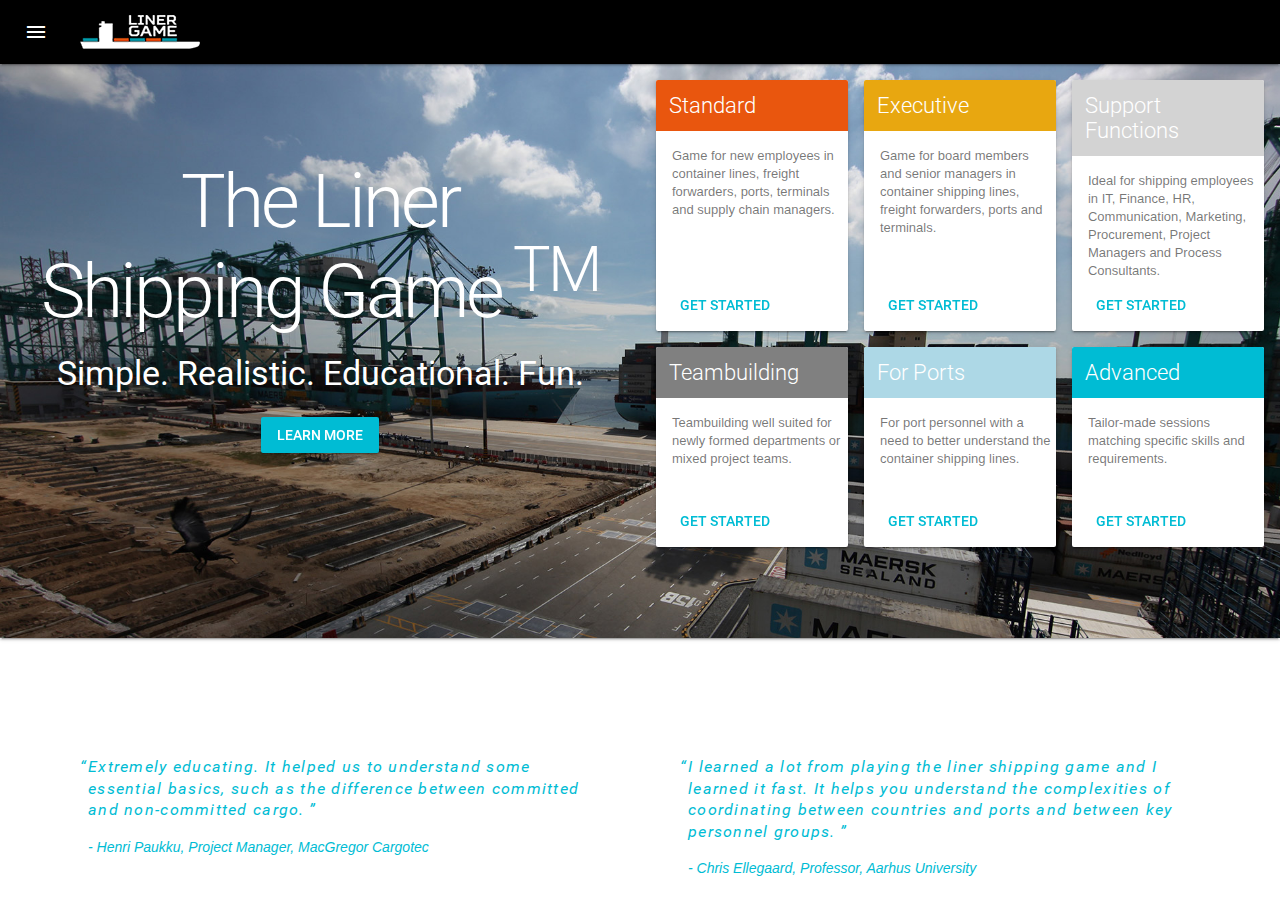
<file: index.html>
<!DOCTYPE HTML>
<html lang="da" class="">

<head>
    <meta charset="utf-8">
    <meta http-equiv="X-UA-Compatible" content="IE=edge">
    <meta name="description" content="The Liner Shipping Game ">
    <meta name="viewport" content="width=device-width, initial-scale=1">
    <title>LinerGame</title>
    <link type="text/css" rel="stylesheet" href="styles/fonts.css" media="screen">
    <link href="styles/material.cyan-deep_orange.min.css" rel="stylesheet">
    <link rel="stylesheet" href="styles/custom.css" type="text/css" media="screen">
</head>

<body>
    <div class="mdl-layout mdl-js-layout mdl-layout--fixed-header">
        <script src="js/addheader.js"></script>
        <script>addHeader();</script>
        <main class="mdl-layout__content">
            <div id="content" class="page-content">
                <div id="heroimg" class="mdl-grid mdl-grid--no-spacing mdl-shadow--2dp">
                    <div class="mdl-cell mdl-cell--6-col mdl-cell--12-col-tablet mdl-typography--text-center full-width-med-size">
                        <h1 class="mdl-typography--display-4 mdl-color-text--white main-heading ">The Liner<br>Shipping Game<sup> TM</sup></h1>
                        <h3 class="mdl-color-text--white">Simple. Realistic. Educational. Fun.</h3>
                        <button class="mdl-button mdl-js-button mdl-button--raised mdl-button--colored mdl-js-ripple-effect cta-btn" onclick="scrollToDiv('game');">
                            Learn more
                        </button>
                    </div>
                    <div class="mdl-cell mdl-cell--6-col mdl-cell--12-col-tablet full-width-med-size">
                        <div class="mdl-grid index-games-grid">
                            <div class="demo-card-wide mdl-card mdl-shadow--2dp mdl-cell mdl-cell--4-col mdl-cell--4-col-phone is-relative">
                                <div class="mdl-card__title linercard1">
                                    <h2 class="mdl-card__title-text">Standard</h2>
                                </div>
                                <div class="mdl-card__supporting-text">
                                    Game for new employees in container lines, freight forwarders, ports, terminals and supply chain managers.
                                </div>
                                <div class="mdl-card__actions in-bottom">
                                    <a class="mdl-button mdl-button--colored mdl-js-button mdl-js-ripple-effect" href="standard-game.html">
                                      Get Started
                                    </a>
                                </div>
                            </div>
                            <div class="demo-card-wide mdl-card mdl-shadow--2dp mdl-cell mdl-cell mdl-cell--4-col mdl-cell--4-col-phone is-relative">
                                <div class="mdl-card__title linercard2">
                                    <h2 class="mdl-card__title-text">Executive</h2>
                                </div>
                                <div class="mdl-card__supporting-text">
                                    Game for board members and senior managers in container shipping lines, freight forwarders, ports and terminals.
                                </div>
                                <div class="mdl-card__actions in-bottom">
                                    <a class="mdl-button mdl-button--colored mdl-js-button mdl-js-ripple-effect" href="executive-game.html">
                                      Get Started
                                    </a>
                                </div>
                            </div>
                            <div class="demo-card-wide mdl-card mdl-shadow--2dp mdl-cell mdl-cell--4-col mdl-cell--4-col-phone is-relative">
                                <div class="mdl-card__title linercard3">
                                    <h2 class="mdl-card__title-text">Support Functions</h2>
                                </div>
                                <div class="mdl-card__supporting-text">
                                    Ideal for shipping employees in IT, Finance, HR, Communication, Marketing, Procurement, Project Managers and Process Consultants.
                                </div>
                                <div class="mdl-card__actions in-bottom">
                                    <a class="mdl-button mdl-button--colored mdl-js-button mdl-js-ripple-effect" href="support-functions-game.html">
                                      Get Started
                                    </a>
                                </div>
                            </div>
                            <div class="demo-card-wide mdl-card mdl-shadow--2dp mdl-cell mdl-cell--4-col mdl-cell--4-col-phone is-relative">
                                <div class="mdl-card__title linercard4">
                                    <h2 class="mdl-card__title-text">Teambuilding</h2>
                                </div>
                                <div class="mdl-card__supporting-text">
                                    Teambuilding well suited for newly formed departments or mixed project teams.
                                </div>
                                <div class="mdl-card__actions in-bottom">
                                    <a class="mdl-button mdl-button--colored mdl-js-button mdl-js-ripple-effect" href="teambuilding-game.html">
                                      Get Started
                                    </a>
                                </div>
                            </div>
                            <div class="demo-card-wide mdl-card mdl-shadow--2dp mdl-cell mdl-cell--4-col mdl-cell--4-col-phone is-relative">
                                <div class="mdl-card__title linercard5">
                                    <h2 class="mdl-card__title-text">For Ports</h2>
                                </div>
                                <div class="mdl-card__supporting-text">
                                    For port personnel with a need to better understand the container shipping lines.
                                </div>
                                <div class="mdl-card__actions in-bottom">
                                    <a class="mdl-button mdl-button--colored mdl-js-button mdl-js-ripple-effect" href="ports-game.html">
                                      Get Started
                                    </a>
                                </div>
                            </div>

                            <div class="demo-card-wide mdl-card mdl-shadow--2dp mdl-cell mdl-cell--4-col mdl-cell--4-col-phone is-relative">
                                <div class="mdl-card__title  linercard6">
                                    <h2 class="mdl-card__title-text">Advanced</h2>
                                </div>
                                <div class="mdl-card__supporting-text">
                                    Tailor-made sessions matching specific skills and requirements.
                                </div>
                                <div class="mdl-card__actions in-bottom">
                                    <a class="mdl-button mdl-button--colored mdl-js-button mdl-js-ripple-effect" href="advanced-game.html">
                                      Get Started
                                    </a>
                                </div>
                            </div>
                        </div>
                    </div>
                </div>
                <div class="mdl-grid quote-section  customerquote-white-bg">
                    <div class="mdl-cell mdl-cell--6-col">
                        <blockquote>
                            Extremely educating. It helped us to understand some essential basics, such as the difference between committed and non-committed cargo.
                        </blockquote>
                        <cite>- Henri Paukku, Project Manager, MacGregor Cargotec</cite>
                    </div>
                    <div class="mdl-cell mdl-cell--6-col">
                        <blockquote>
                            I learned a lot from playing the liner shipping game and I learned it fast. It helps you understand the complexities of coordinating between countries and ports and between key personnel groups.
                        </blockquote>
                        <cite>- Chris Ellegaard, Professor, Aarhus University</cite>
                    </div>
                    <div class="mdl-cell mdl-cell--10-col right-link-container">
                        <a class="mdl-color-text--grey-600" href="references.html">Read about clients and references..</a>
                    </div>
                </div>
                <div id="game" class="mdl-grid mdl-color--grey-600">
                    <div class="mdl-cell mdl-cell--12-col mdl-color-text--white article-section">
                        <h1 class="mdl-typography--text-center">The Liner Shipping game</h1>
                        <p class="">The Liner Shipping Game
                            <sup>TM</sup> The Liner Shipping Game <sup>TM</sup> is a business simulation that allows participants to execute core processes of a modern container shipping line. 
							Using containers and vessels built from <span id="lego1">LEGO<sup>TM*</sup></span> bricks combined with a paper based flow of documents a team of players execute 
							core customer service, cargo uptake management, stowage planning and terminal cargo handling task while being measured on their ability to reduce costs and maximize company revenue
							</p>
                        <p>
                            <blockquote>
                                Extremely educating. It helped us to understand some essential basics, such as the difference between committed and non-committed cargo. It also provided insight on the importance smooth cooperation of the whole shipping network, not only its individual parts.
                            </blockquote>
                            <cite>- Henri Paukku, Project Manager, MacGregor Cargotec</cite>
                        </p>
                        <button onClick="window.location.href='mailto:lars.jensen@vespucci-maritime.com?Subject=Request%20info';" class="mdl-button  mdl-button--raised mdl-js-ripple-effect mdl-button--accent">
                            Request more info
                        </button>
                        &nbsp;
                        <button onClick="window.location.href='mailto:lars.jensen@vespucci-maritime.com?Subject=Book%20game%20session';" class="mdl-button mdl-js-button mdl-button--raised mdl-js-ripple-effect mdl-button--accent">
                            Book a session
                        </button>
                        <div class="article-content mdl-color--white mdl-shadow--4dp content mdl-color-text--grey-800 mdl-grid">
                            <h3 class="mdl-cell mdl-cell--12-col">The Setup </h3>
                            <div class="mdl-cell mdl-cell--6-col">
                                <p>The Liner Shipping Game<sup>TM</sup> offers a team of people (ideally 12) the unique opportunity to simulate and experience, in a relatively short time, 
								how a modern complex container shipping line runs its business using vessels and containers made out of <span id="lego2">LEGO<sup>TM *</sup></span> combined with a paper based flow of documentation 
								in a small scale setup. 
								During the game, the team will take responsibility for core commercial and operational tasks of a container shipping line, 
								including vital terminal tasks, and through teamwork they can maximize carrier profitability. 
								Each player gets to play all the different roles in the game by rotating and get the opportunity to collaborate directly with a number of the other participants.
								Depending on the prior experience of the players a full game takes between a half and a complete day to play. Shorter sessions can be arranged by simply reducing the number of rounds to be played and. As the gameplay is quite intense, it can be of interest to combine a session with lectures on liner operations, revenue management, container stowage, process improvement,
								performance management, strategy and competitive advantage in the liner shipping industry and more.
								</p>
                            </div>
                            <div class="mdl-cell mdl-cell--6-col"><img src="images/turku.jpg"></div>
                        </div>
                        <blockquote>The Liner Shipping Game gives a great glimpse into some of the core operational and revenue management principles in container shipping. During the game newcomers to the container shipping industry and people working in the logistics sector in general will learn and experience some of what goes on behind the scenes in a container line. It’s great for a team day out of the office building shared knowledge and understanding.</blockquote><cite>- Mikkel T. I. Hansen, General Manager, Maersk Line</cite>
                        <div class="article-content mdl-color--white mdl-shadow--4dp content mdl-color-text--grey-800 mdl-grid">
                            <h3 class="mdl-cell mdl-cell--12-col">The Value</h3>
                            <div class="mdl-cell mdl-cell--6-col">
                                <p>The educational game provides participants with a realistic insight into the complex commercial and operational fundamentals of Liner Shipping. 
								An educational session provides the following value:
								</p>
                                <ul>
                                    <li>
                                        <p>Hands-on experience with customer service, booking uptake, vessel stowage, port operations and asset utilization tasks and their interplay</p>
                                    </li>
									<li>
                                        <p>An understanding of the value of communication and coordination of decisions across organizational functions and geographical units in a transportation / shipping network </p>
                                    </li>
									<li>
                                        <p>An understanding of the value of process standards and data discipline for decision making quality</p>
                                    </li>
                                    <li>
                                        <p>An understanding of relevance of IT based decision support tools for commercial and operational process optimization, as e.g.
										Operations Research based tools for Revenue Management and Stowage when to maximize profitability (increase revenue and reduce costs) across the liner network 
										</p>
                                    </li>
                                    <li>
                                        <p>Instruction / training provided by industry experts</p>
                                    </li>
                                    <li>
                                        <p>Fun and building team spirit</p>
                                    </li>
                                </ul>
                                <p>The game can add value to both newcomers to the industry and experienced professionals. 
								Bespoke company courses, training and game sessions can also be offered. For further information about the 
								game and related training sessions, please contact us by mail or phone.</p>
                            </div>
                            <div class="mdl-cell--6-col"><img class="mdl-cell--12-col" src="images/header2.jpg">
                                <blockquote class="mdl-cell--12-col customerquote">Great insight! The game provides great insight in the complexity of liner shipping companies, both operational as well as commercial. In the various roles of the virtual liner shipping company you really get a feeling for the complexity each role is dealing with. Collaboration becomes vital! Given the monetary aspects is also fun to do since the outcome is a direct result of team effort.</blockquote>
                                <cite class="mdl-cell--12-col customerquote"> - Floris de Haan, Air Transport Expert, ORTEC Consulting Group</cite>
                            </div>
                        </div>
                    </div>
                </div>
            </div>
        </main>
        <div class="mdl-tooltip" for="lego1">LEGO<sup>TM</sup> is a trademark of the LEGO Group of companies
            <br>which does not sponsor, authorize or endorse this site.
        </div>
        <div class="mdl-tooltip" for="lego2">LEGO<sup>TM</sup> is a trademark of the LEGO Group of companies
            <br>which does not sponsor, authorize or endorse this site.
        </div>
    </div>
    <script src="js/material.min.js"></script>
    <script src="js/custom.js"></script>
    <script src="js/addfooter.js"></script>
    <script>addFooter();</script>
</body>
</html>
</file>
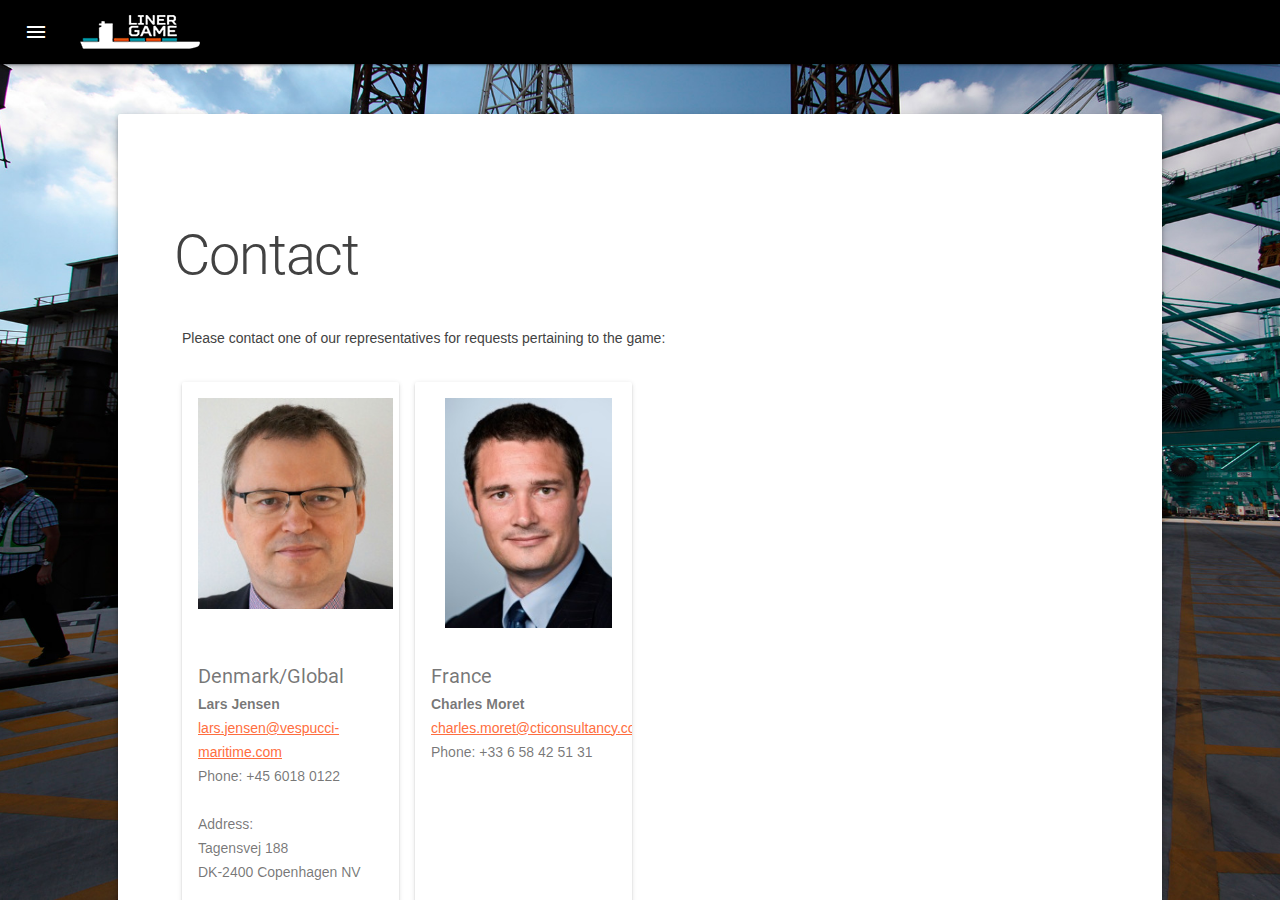
<file: contact.html>
<!DOCTYPE HTML>
<html lang="da" class="">

<head>
    <meta charset="utf-8">
    <meta http-equiv="X-UA-Compatible" content="IE=edge">
    <meta name="description" content="The Liner Shipping Game ">
    <meta name="viewport" content="width=device-width, initial-scale=1">
    <title>Contact</title>
    <link type="text/css" rel="stylesheet" href="styles/fonts.css" media="screen">
    <link href="styles/material.cyan-deep_orange.min.css" rel="stylesheet">
    <link rel="stylesheet" href="styles/custom.css" type="text/css" media="screen">
</head>

<body class="full-bg contact-bg">
    <div class="mdl-layout mdl-js-layout mdl-layout--fixed-header">
        <script src="js/addheader.js"></script>
        <script>addHeader();</script>
        <main class="mdl-layout__content">
            <div id="content" >
                <h1>Contact</h1>
                <div class="mdl-cell mdl-cell--12-col">
                    <p>Please contact one of our representatives for requests pertaining to the game:</p>
                </div>
                <div class="mdl-cell mdl-cell--3-col mdl-card mdl-shadow--2dp">
                    <div class="portrait-container mdl-card__supporting-text"><img src="images/portraits/lars-jensen.jpg"></div>
                    <div class="mdl-card__supporting-text">
                        <h4>Denmark/Global</h4>
                        <address class="mdl-typography--font-light address">
                                <p>
                                    <strong>Lars Jensen</strong><br>
                                    <a href="mailto:lars.jensen@vespucci-maritime.com" target="_top">lars.jensen@vespucci-maritime.com</a>
                                    <br> Phone: +45 6018 0122
                                    <br>
                                    <br> Address:
                                    <br> Tagensvej 188
                                    <br> DK-2400 Copenhagen NV
                                </p>
                        </address></div>
                </div>
                <div class="mdl-cell mdl-cell--3-col mdl-card mdl-shadow--2dp">
                    <div class="portrait-container mdl-card__supporting-text"><img src="images/portraits/charles-moret.jpg"></div>
                    <div class="mdl-card__supporting-text"><address class="mdl-typography--font-light address"><h4>France</h4>
                                <p>
                                    <strong>Charles Moret</strong><br>
                                    <a href="mailto:charles.moret@cticonsultancy.com" target="_top">charles.moret@cticonsultancy.com</a>
                                    <br> Phone: +33 6 58 42 51 31
                                </p>
                        </address>
                    </div>
                </div>
            </div>
        </main>
    </div>
    <script src="js/material.min.js"></script>
    <script src="js/custom.js"></script>
    <script src="js/addfooter.js"></script>
    <script src="js/addproductcards.js"></script>
    <script src="js/stylemain.js"></script>
    <script>
        styleMain();
        addProductCards();
        addFooter();
    </script>
</body>

</html>
</file>
<file: styles/fonts.css>
/* roboto-100 - latin */
@font-face {
  font-family: 'Roboto';
  font-style: normal;
  font-weight: 100;
  src: local('Roboto Thin'), local('Roboto-Thin'),
       url('../fonts/roboto/roboto-v15-latin-100.woff2') format('woff2'), /* Chrome 26+, Opera 23+ */
       url('../fonts/roboto/roboto-v15-latin-100.woff') format('woff'); /* Chrome 6+, Firefox 3.6+, IE 9+, Safari 5.1+ */
}

/* roboto-300 - latin */
@font-face {
  font-family: 'Roboto';
  font-style: normal;
  font-weight: 300;
  src: local('Roboto Light'), local('Roboto-Light'),
       url('../fonts/roboto/roboto-v15-latin-300.woff2') format('woff2'), /* Chrome 26+, Opera 23+ */
       url('../fonts/roboto/roboto-v15-latin-300.woff') format('woff'); /* Chrome 6+, Firefox 3.6+, IE 9+, Safari 5.1+ */
}

/* roboto-regular - latin */
@font-face {
  font-family: 'Roboto';
  font-style: normal;
  font-weight: 400;
  src: local('Roboto'), local('Roboto-Regular'),
       url('../fonts/roboto/roboto-v15-latin-regular.woff2') format('woff2'), /* Chrome 26+, Opera 23+ */
       url('../fonts/roboto/roboto-v15-latin-regular.woff') format('woff'); /* Chrome 6+, Firefox 3.6+, IE 9+, Safari 5.1+ */
}

/* roboto-italic - latin */
@font-face {
  font-family: 'Roboto';
  font-style: italic;
  font-weight: 400;
  src: local('Roboto Italic'), local('Roboto-Italic'),
       url('../fonts/roboto/roboto-v15-latin-italic.woff2') format('woff2'), /* Chrome 26+, Opera 23+ */
       url('../fonts/roboto/roboto-v15-latin-italic.woff') format('woff'); /* Chrome 6+, Firefox 3.6+, IE 9+, Safari 5.1+ */
}

/* roboto-500 - latin */
@font-face {
  font-family: 'Roboto';
  font-style: normal;
  font-weight: 500;
  src: local('Roboto Medium'), local('Roboto-Medium'),
       url('../fonts/roboto/roboto-v15-latin-500.woff2') format('woff2'), /* Chrome 26+, Opera 23+ */
       url('../fonts/roboto/roboto-v15-latin-500.woff') format('woff'); /* Chrome 6+, Firefox 3.6+, IE 9+, Safari 5.1+ */
}

/* roboto-700 - latin */
@font-face {
  font-family: 'Roboto';
  font-style: normal;
  font-weight: 700;
  src: local('Roboto Bold'), local('Roboto-Bold'),
       url('../fonts/roboto/roboto-v15-latin-700.woff2') format('woff2'), /* Chrome 26+, Opera 23+ */
       url('../fonts/roboto/roboto-v15-latin-700.woff') format('woff'); /* Chrome 6+, Firefox 3.6+, IE 9+, Safari 5.1+ */
}

/* roboto-700italic - latin */
@font-face {
  font-family: 'Roboto';
  font-style: italic;
  font-weight: 700;
  src: local('Roboto Bold Italic'), local('Roboto-BoldItalic'),
       url('../fonts/roboto/roboto-v15-latin-700italic.woff2') format('woff2'), /* Chrome 26+, Opera 23+ */
       url('../fonts/roboto/roboto-v15-latin-700italic.woff') format('woff'); /* Chrome 6+, Firefox 3.6+, IE 9+, Safari 5.1+ */
}

/*Material icons*/
@font-face {
  font-family: 'Material Icons';
  font-style: normal;
  font-weight: 400;
  src: url(https://example.com/MaterialIcons-Regular.eot); /* For IE6-8 */
  src: local('Material Icons'),
       local('MaterialIcons-Regular'),
       url(../fonts/material-icons/MaterialIcons-Regular.woff2) format('woff2'),
       url(../fonts/material-icons/MaterialIcons-Regular.woff) format('woff'),
       url(../fonts/material-icons/MaterialIcons-Regular.ttf) format('truetype');
}

.material-icons {
  font-family: 'Material Icons';
  font-weight: normal;
  font-style: normal;
  font-size: 24px;  /* Preferred icon size */
  display: inline-block;
  line-height: 1;
  text-transform: none;
  letter-spacing: normal;
  word-wrap: normal;
  white-space: nowrap;
  direction: ltr;

  /* Support for all WebKit browsers. */
  -webkit-font-smoothing: antialiased;
  /* Support for Safari and Chrome. */
  text-rendering: optimizeLegibility;

  /* Support for Firefox. */
  -moz-osx-font-smoothing: grayscale;

  /* Support for IE. */
  font-feature-settings: 'liga';
}
</file>
<file: styles/custom.css>
/*
Colours:
main blue: #009cab
lighter main blue: #04C7D8
orange: #E9560E
lighter orange/yellow: #E8A710
*/

.mdl-layout__header {
    background-color: black;
}

h1 {
    font-weight: 300;
}

img {
    max-width: 100%;
    max-height: 100%;
}

.mdl-layout-title a {
    text-decoration: none;
    color: white;
}

.mdl-layout__header .mdl-layout__drawer-button {
    color: white;
}

.drawer-separator {
    height: 1px;
    background-color: #dcdcdc;
    margin: 8px 0;
}

.mdl-button--accent.mdl-button--accent.mdl-button--raised,
.mdl-button--raised.mdl-button--colored {
    color: white;
}

#heroimg .full-width-med-size {
    margin-bottom: 75px;
}

.adv-bg {
    background: url(../images/bg.jpg) no-repeat center top fixed;
}

.support-bg {
    background: url(../images/bg1.jpg) no-repeat center top fixed;
}

.about-bg {
    background: url(../images/bg2.jpg) no-repeat center top fixed;
}

.ref-bg {
    background: url(../images/bg6.jpg) no-repeat center top fixed;
}

.exec-bg {
    background: url(../images/bg2.jpg) no-repeat center top fixed;
}

.contact-bg {
    background: url(../images/bg1.jpg) no-repeat center top fixed;
}

.standard-bg {
    background: url(../images/bg8.jpg) no-repeat center top fixed;
}

.tmb-bg {
    background: url(../images/bg6.jpg) no-repeat center top fixed;
}

.ports-bg {
    background: url(../images/bg8.jpg) no-repeat center top fixed;
}

.full-bg {
    -webkit-background-size: cover;
    -moz-background-size: cover;
    -o-background-size: cover;
    background-size: cover;
}

#heroimg {
    background: url(../images/bg.jpg) no-repeat center center fixed;
    -webkit-background-size: cover;
    -moz-background-size: cover;
    -o-background-size: cover;
    background-size: cover;
}

.demo-card-wide > .mdl-card__title {
    color: #fff;
}

.demo-card-wide > .mdl-card__menu {
    color: #fff;
}

.linercard1 {
    background: #E9560E;
}

.linercard2 {
    background: #E8A710;
}

.linercard3 {
    background: lightgray;
}

.linercard4 {
    background: gray;
}

.linercard5 {
    background: lightblue;
}

.linercard6 {
    background: rgb(0, 188, 212);
}

.customerquote-white-bg {
    color: rgb(0, 188, 212);
}

.article-section {
    padding: 80px 0;
    max-width: 1044px;
    margin-left: auto;
    margin-right: auto;
    z-index: 100;
}

.quote-section {
    padding: 80px 0;
    max-width: 1200px;
    margin-left: auto;
    margin-right: auto;
    font-size: 16px;
}

.quote-section blockquote,
.article-content blockquote,
blockquote {
    margin-top: 30px;
    font-size: 16px;
}

.quote-section cite,
.article-content cite,
cite {
    margin: 0 40px 10px;
    font-size: 14px;
}

.article-content {
    border-radius: 2px;
    padding: 80px 56px;
    margin-bottom: 50px;
    margin-top: 50px;
}

.margin-top-30 {
    margin-top: 30px;
}

.mdl-mega-footer {
    background-color: #FFFFFF;
}

.main-heading {
    margin-top: 100px;
}

.article-content h3,
.page-content h4 {
    margin-top: 48px;
}

.icons-row {
    list-style-type: none;
    line-height: 1;
    padding: 0;
    margin: 0;
    text-align: right;
}

.icons-row li {
    display: inline-block;
    padding: 0 5px 0 0;
}

.portrait-container {
    height: 230px;
    text-align: center;
}

.portrait-container img {
    max-height: 100%;
    max-width: 100%;
    display: block;
    margin: auto;
}

.ref-links {
    list-style-type: none;
    padding-left: 0;
}

.is-relative {
    position: relative;
}

.in-bottom {
    position: absolute;
    bottom: 0;
    display: block;
}

.profile-text {
    margin-bottom: 20px;
    clear: both;
}

.mdl-card__supporting-text h4 {
    margin: 0;
    font-size: 20px;
    height: auto;
    display: block;
}

.mdl-card__title-text {
    font-size: 22px;
    font-weight: 300;
}

.mdl-card__title {
    padding: 10px;
}

.fa-2x {
    font-size: 20px !important;
}

.index-games-grid .mdl-card__supporting-text {
    display: block;
    clear: both;
    margin-bottom: 35px;
    height: auto;
}

.time-description {
    line-height: 1;
    margin-bottom: 40px;
    padding-left: 20px;
}

.game-time {
    vertical-align: 5px;
    padding-left: 15px;
}

.footnote {
    text-align: right;
    font-style: italic;
    font-size: 11px;
}

.mdl-card__title-text {
    /*    background-color: rgba(0,0,0,0.3);*/
    padding: 3px;
}

.right-link-container {
    margin-top: 30px;
    font-size: 12px;
    text-align: right;
}

blockquote.subtle-quote,
cite.subtle-quote {
    font-size: 14px;
    color: #AFAFAF;
    margin: 10px;
}

.lg-pagetitle {
    vertical-align: bottom;
    font-size: 12px;
    font-style: italic;
    padding: 0;
    margin: 0;
    margin-left: auto;
    color: white;
}

.logo-container {
    height: 150px;
    margin-bottom: 20px;
    position: relative;
}

.logo-container>img {
    max-height: 100%;
    max-width: 80%;
    width: auto;
    height: auto;
    position: absolute;
    top: 0;
    bottom: 0;
    left: 0;
    right: 0;
    margin: auto;
}

.main-heading .index-tm sup{
    font-size: 25px;
}

@media screen and (max-width: 1300px) {
    .main-heading {
        margin-top: 100px;
        font-size: 75px;
    }

    .main-heading .index-tm sup{
        font-size: 20px;
    }
}

@media screen and (min-width: 800px) and (max-width: 1200px) {
    #heroimg .mdl-card {
        width: calc(50% - 16px);
    }
}

@media screen and (max-width: 1200px) {
    .mdl-card__title-text {
        font-size: 18px;
        font-weight: 400;
    }
    .mdl-card__title {
        padding: 10px;
    }
    .mdl-card__supporting-text {
        font-size: 12px;
    }
    .main-heading {
        margin-top: 75px;
        font-size: 50px;
    }
    .mdl-card {
        min-height: 150px;
    }
}

@media screen and (max-width: 800px) {
    .article-content {
        padding: 30px;
        margin-bottom: 50px;
        margin-top: 30px;
    }
    .article-section {
        padding: 0 0;
    }
    h1 {
        font-size: 40px;
    }
    .game-quote {
        display: none;
    }
    .full-width-med-size,
    #heroimg .full-width-med-size {
        width: 100%;
        margin-bottom: 50px;
    }
    .main-heading {
        font-size: 50px;
        margin-top: 50px;
    }
    .article-content h3,
    .page-content h4 {
        margin-top: 30px;
    }
}

@media screen and (max-width: 400px) {
    .lg-pagetitle,
    /*    #heroimg h3*/
    {
        display: none;
    }
    #heroimg h3 {
        font-size: 16px;
        line-height: 1;
        margin-top: 10px;
    }
    .main-heading {
        font-size: 35px;
        margin-top: 40px;
        margin-bottom: 10px;
    }

    .article-content {
        padding: 10px;
    }
}

IMG.centered {
    display: block;
    margin-left: auto;
    margin-right: auto }
</file>
<file: styles/material.cyan-deep_orange.min.css>
/**
 * material-design-lite - Material Design Components in CSS, JS and HTML
 * @version v1.0.6
 * @license Apache-2.0
 * @copyright 2015 Google, Inc.
 * @link https://github.com/google/material-design-lite
 */
@charset "UTF-8";html{color:rgba(0,0,0,.87)}::-moz-selection{background:#b3d4fc;text-shadow:none}::selection{background:#b3d4fc;text-shadow:none}hr{display:block;height:1px;border:0;border-top:1px solid #ccc;margin:1em 0;padding:0}audio,canvas,iframe,img,svg,video{vertical-align:middle}fieldset{border:0;margin:0;padding:0}textarea{resize:vertical}.browserupgrade{margin:.2em 0;background:#ccc;color:#000;padding:.2em 0}.hidden{display:none!important}.visuallyhidden{border:0;clip:rect(0 0 0 0);height:1px;margin:-1px;overflow:hidden;padding:0;position:absolute;width:1px}.visuallyhidden.focusable:active,.visuallyhidden.focusable:focus{clip:auto;height:auto;margin:0;overflow:visible;position:static;width:auto}.invisible{visibility:hidden}.clearfix:before,.clearfix:after{content:" ";display:table}.clearfix:after{clear:both}@media print{*,*:before,*:after,*:first-letter,*:first-line{background:0 0!important;color:#000!important;box-shadow:none!important;text-shadow:none!important}a,a:visited{text-decoration:underline}a[href]:after{content:" (" attr(href)")"}abbr[title]:after{content:" (" attr(title)")"}a[href^="#"]:after,a[href^="javascript:"]:after{content:""}pre,blockquote{border:1px solid #999;page-break-inside:avoid}thead{display:table-header-group}tr,img{page-break-inside:avoid}img{max-width:100%!important}p,h2,h3{orphans:3;widows:3}h2,h3{page-break-after:avoid}}a,.mdl-accordion,.mdl-button,.mdl-card,.mdl-checkbox,.mdl-dropdown-menu,.mdl-icon-toggle,.mdl-item,.mdl-radio,.mdl-slider,.mdl-switch,.mdl-tabs__tab{-webkit-tap-highlight-color:transparent;-webkit-tap-highlight-color:rgba(255,255,255,0)}html{width:100%;height:100%;-ms-touch-action:manipulation;touch-action:manipulation}body{width:100%;min-height:100%}main{display:block}*[hidden]{display:none!important}html,body{font-family:"Helvetica","Arial",sans-serif;font-size:14px;font-weight:400;line-height:20px}h1,h2,h3,h4,h5,h6,p{padding:0}h1 small,h2 small,h3 small,h4 small,h5 small,h6 small{font-family:"Roboto","Helvetica","Arial",sans-serif;font-weight:400;line-height:1.35;letter-spacing:-.02em;opacity:.54;font-size:.6em}h1{font-size:56px;line-height:1.35;letter-spacing:-.02em;margin:24px 0}h1,h2{font-family:"Roboto","Helvetica","Arial",sans-serif;font-weight:400}h2{font-size:45px;line-height:48px}h2,h3{margin:24px 0}h3{font-size:34px;line-height:40px}h3,h4{font-family:"Roboto","Helvetica","Arial",sans-serif;font-weight:400}h4{font-size:24px;line-height:32px;-moz-osx-font-smoothing:grayscale;margin:24px 0 16px}h5{font-size:20px;font-weight:500;line-height:1;letter-spacing:.02em}h5,h6{font-family:"Roboto","Helvetica","Arial",sans-serif;margin:24px 0 16px}h6{font-size:16px;letter-spacing:.04em}h6,p{font-weight:400;line-height:24px}p{font-size:14px;letter-spacing:0;margin:0 0 16px}a{color:rgb(255,110,64);font-weight:500}blockquote{font-family:"Roboto","Helvetica","Arial",sans-serif;position:relative;font-size:24px;font-weight:300;font-style:italic;line-height:1.35;letter-spacing:.08em}blockquote:before{position:absolute;left:-.5em;content:'“'}blockquote:after{content:'”';margin-left:-.05em}mark{background-color:#f4ff81}dt{font-weight:700}address{font-size:12px;line-height:1;font-style:normal}address,ul,ol{font-weight:400;letter-spacing:0}ul,ol{font-size:14px;line-height:24px}.mdl-typography--display-4,.mdl-typography--display-4-color-contrast{font-family:"Roboto","Helvetica","Arial",sans-serif;font-size:112px;font-weight:300;line-height:1;letter-spacing:-.04em}.mdl-typography--display-4-color-contrast{opacity:.54}.mdl-typography--display-3,.mdl-typography--display-3-color-contrast{font-family:"Roboto","Helvetica","Arial",sans-serif;font-size:56px;font-weight:400;line-height:1.35;letter-spacing:-.02em}.mdl-typography--display-3-color-contrast{opacity:.54}.mdl-typography--display-2,.mdl-typography--display-2-color-contrast{font-family:"Roboto","Helvetica","Arial",sans-serif;font-size:45px;font-weight:400;line-height:48px}.mdl-typography--display-2-color-contrast{opacity:.54}.mdl-typography--display-1,.mdl-typography--display-1-color-contrast{font-family:"Roboto","Helvetica","Arial",sans-serif;font-size:34px;font-weight:400;line-height:40px}.mdl-typography--display-1-color-contrast{opacity:.54}.mdl-typography--headline,.mdl-typography--headline-color-contrast{font-family:"Roboto","Helvetica","Arial",sans-serif;font-size:24px;font-weight:400;line-height:32px;-moz-osx-font-smoothing:grayscale}.mdl-typography--headline-color-contrast{opacity:.87}.mdl-typography--title,.mdl-typography--title-color-contrast{font-family:"Roboto","Helvetica","Arial",sans-serif;font-size:20px;font-weight:500;line-height:1;letter-spacing:.02em}.mdl-typography--title-color-contrast{opacity:.87}.mdl-typography--subhead,.mdl-typography--subhead-color-contrast{font-family:"Roboto","Helvetica","Arial",sans-serif;font-size:16px;font-weight:400;line-height:24px;letter-spacing:.04em}.mdl-typography--subhead-color-contrast{opacity:.87}.mdl-typography--body-2,.mdl-typography--body-2-color-contrast{font-size:14px;font-weight:700;line-height:24px;letter-spacing:0}.mdl-typography--body-2-color-contrast{opacity:.87}.mdl-typography--body-1,.mdl-typography--body-1-color-contrast{font-size:14px;font-weight:400;line-height:24px;letter-spacing:0}.mdl-typography--body-1-color-contrast{opacity:.87}.mdl-typography--body-2-force-preferred-font,.mdl-typography--body-2-force-preferred-font-color-contrast{font-family:"Roboto","Helvetica","Arial",sans-serif;font-size:14px;font-weight:500;line-height:24px;letter-spacing:0}.mdl-typography--body-2-force-preferred-font-color-contrast{opacity:.87}.mdl-typography--body-1-force-preferred-font,.mdl-typography--body-1-force-preferred-font-color-contrast{font-family:"Roboto","Helvetica","Arial",sans-serif;font-size:14px;font-weight:400;line-height:24px;letter-spacing:0}.mdl-typography--body-1-force-preferred-font-color-contrast{opacity:.87}.mdl-typography--caption,.mdl-typography--caption-force-preferred-font{font-size:12px;font-weight:400;line-height:1;letter-spacing:0}.mdl-typography--caption-force-preferred-font{font-family:"Roboto","Helvetica","Arial",sans-serif}.mdl-typography--caption-color-contrast,.mdl-typography--caption-force-preferred-font-color-contrast{font-size:12px;font-weight:400;line-height:1;letter-spacing:0;opacity:.54}.mdl-typography--caption-force-preferred-font-color-contrast,.mdl-typography--menu{font-family:"Roboto","Helvetica","Arial",sans-serif}.mdl-typography--menu{font-size:14px;font-weight:500;line-height:1;letter-spacing:0}.mdl-typography--menu-color-contrast{opacity:.87}.mdl-typography--menu-color-contrast,.mdl-typography--button,.mdl-typography--button-color-contrast{font-family:"Roboto","Helvetica","Arial",sans-serif;font-size:14px;font-weight:500;line-height:1;letter-spacing:0}.mdl-typography--button,.mdl-typography--button-color-contrast{text-transform:uppercase}.mdl-typography--button-color-contrast{opacity:.87}.mdl-typography--text-left{text-align:left}.mdl-typography--text-right{text-align:right}.mdl-typography--text-center{text-align:center}.mdl-typography--text-justify{text-align:justify}.mdl-typography--text-nowrap{white-space:nowrap}.mdl-typography--text-lowercase{text-transform:lowercase}.mdl-typography--text-uppercase{text-transform:uppercase}.mdl-typography--text-capitalize{text-transform:capitalize}.mdl-typography--font-thin{font-weight:200!important}.mdl-typography--font-light{font-weight:300!important}.mdl-typography--font-regular{font-weight:400!important}.mdl-typography--font-medium{font-weight:500!important}.mdl-typography--font-bold{font-weight:700!important}.mdl-typography--font-black{font-weight:900!important}.mdl-color-text--red{color:#f44336 !important}.mdl-color--red{background-color:#f44336 !important}.mdl-color-text--red-50{color:#ffebee !important}.mdl-color--red-50{background-color:#ffebee !important}.mdl-color-text--red-100{color:#ffcdd2 !important}.mdl-color--red-100{background-color:#ffcdd2 !important}.mdl-color-text--red-200{color:#ef9a9a !important}.mdl-color--red-200{background-color:#ef9a9a !important}.mdl-color-text--red-300{color:#e57373 !important}.mdl-color--red-300{background-color:#e57373 !important}.mdl-color-text--red-400{color:#ef5350 !important}.mdl-color--red-400{background-color:#ef5350 !important}.mdl-color-text--red-500{color:#f44336 !important}.mdl-color--red-500{background-color:#f44336 !important}.mdl-color-text--red-600{color:#e53935 !important}.mdl-color--red-600{background-color:#e53935 !important}.mdl-color-text--red-700{color:#d32f2f !important}.mdl-color--red-700{background-color:#d32f2f !important}.mdl-color-text--red-800{color:#c62828 !important}.mdl-color--red-800{background-color:#c62828 !important}.mdl-color-text--red-900{color:#b71c1c !important}.mdl-color--red-900{background-color:#b71c1c !important}.mdl-color-text--red-A100{color:#ff8a80 !important}.mdl-color--red-A100{background-color:#ff8a80 !important}.mdl-color-text--red-A200{color:#ff5252 !important}.mdl-color--red-A200{background-color:#ff5252 !important}.mdl-color-text--red-A400{color:#ff1744 !important}.mdl-color--red-A400{background-color:#ff1744 !important}.mdl-color-text--red-A700{color:#d50000 !important}.mdl-color--red-A700{background-color:#d50000 !important}.mdl-color-text--pink{color:#e91e63 !important}.mdl-color--pink{background-color:#e91e63 !important}.mdl-color-text--pink-50{color:#fce4ec !important}.mdl-color--pink-50{background-color:#fce4ec !important}.mdl-color-text--pink-100{color:#f8bbd0 !important}.mdl-color--pink-100{background-color:#f8bbd0 !important}.mdl-color-text--pink-200{color:#f48fb1 !important}.mdl-color--pink-200{background-color:#f48fb1 !important}.mdl-color-text--pink-300{color:#f06292 !important}.mdl-color--pink-300{background-color:#f06292 !important}.mdl-color-text--pink-400{color:#ec407a !important}.mdl-color--pink-400{background-color:#ec407a !important}.mdl-color-text--pink-500{color:#e91e63 !important}.mdl-color--pink-500{background-color:#e91e63 !important}.mdl-color-text--pink-600{color:#d81b60 !important}.mdl-color--pink-600{background-color:#d81b60 !important}.mdl-color-text--pink-700{color:#c2185b !important}.mdl-color--pink-700{background-color:#c2185b !important}.mdl-color-text--pink-800{color:#ad1457 !important}.mdl-color--pink-800{background-color:#ad1457 !important}.mdl-color-text--pink-900{color:#880e4f !important}.mdl-color--pink-900{background-color:#880e4f !important}.mdl-color-text--pink-A100{color:#ff80ab !important}.mdl-color--pink-A100{background-color:#ff80ab !important}.mdl-color-text--pink-A200{color:#ff4081 !important}.mdl-color--pink-A200{background-color:#ff4081 !important}.mdl-color-text--pink-A400{color:#f50057 !important}.mdl-color--pink-A400{background-color:#f50057 !important}.mdl-color-text--pink-A700{color:#c51162 !important}.mdl-color--pink-A700{background-color:#c51162 !important}.mdl-color-text--purple{color:#9c27b0 !important}.mdl-color--purple{background-color:#9c27b0 !important}.mdl-color-text--purple-50{color:#f3e5f5 !important}.mdl-color--purple-50{background-color:#f3e5f5 !important}.mdl-color-text--purple-100{color:#e1bee7 !important}.mdl-color--purple-100{background-color:#e1bee7 !important}.mdl-color-text--purple-200{color:#ce93d8 !important}.mdl-color--purple-200{background-color:#ce93d8 !important}.mdl-color-text--purple-300{color:#ba68c8 !important}.mdl-color--purple-300{background-color:#ba68c8 !important}.mdl-color-text--purple-400{color:#ab47bc !important}.mdl-color--purple-400{background-color:#ab47bc !important}.mdl-color-text--purple-500{color:#9c27b0 !important}.mdl-color--purple-500{background-color:#9c27b0 !important}.mdl-color-text--purple-600{color:#8e24aa !important}.mdl-color--purple-600{background-color:#8e24aa !important}.mdl-color-text--purple-700{color:#7b1fa2 !important}.mdl-color--purple-700{background-color:#7b1fa2 !important}.mdl-color-text--purple-800{color:#6a1b9a !important}.mdl-color--purple-800{background-color:#6a1b9a !important}.mdl-color-text--purple-900{color:#4a148c !important}.mdl-color--purple-900{background-color:#4a148c !important}.mdl-color-text--purple-A100{color:#ea80fc !important}.mdl-color--purple-A100{background-color:#ea80fc !important}.mdl-color-text--purple-A200{color:#e040fb !important}.mdl-color--purple-A200{background-color:#e040fb !important}.mdl-color-text--purple-A400{color:#d500f9 !important}.mdl-color--purple-A400{background-color:#d500f9 !important}.mdl-color-text--purple-A700{color:#a0f !important}.mdl-color--purple-A700{background-color:#a0f !important}.mdl-color-text--deep-purple{color:#673ab7 !important}.mdl-color--deep-purple{background-color:#673ab7 !important}.mdl-color-text--deep-purple-50{color:#ede7f6 !important}.mdl-color--deep-purple-50{background-color:#ede7f6 !important}.mdl-color-text--deep-purple-100{color:#d1c4e9 !important}.mdl-color--deep-purple-100{background-color:#d1c4e9 !important}.mdl-color-text--deep-purple-200{color:#b39ddb !important}.mdl-color--deep-purple-200{background-color:#b39ddb !important}.mdl-color-text--deep-purple-300{color:#9575cd !important}.mdl-color--deep-purple-300{background-color:#9575cd !important}.mdl-color-text--deep-purple-400{color:#7e57c2 !important}.mdl-color--deep-purple-400{background-color:#7e57c2 !important}.mdl-color-text--deep-purple-500{color:#673ab7 !important}.mdl-color--deep-purple-500{background-color:#673ab7 !important}.mdl-color-text--deep-purple-600{color:#5e35b1 !important}.mdl-color--deep-purple-600{background-color:#5e35b1 !important}.mdl-color-text--deep-purple-700{color:#512da8 !important}.mdl-color--deep-purple-700{background-color:#512da8 !important}.mdl-color-text--deep-purple-800{color:#4527a0 !important}.mdl-color--deep-purple-800{background-color:#4527a0 !important}.mdl-color-text--deep-purple-900{color:#311b92 !important}.mdl-color--deep-purple-900{background-color:#311b92 !important}.mdl-color-text--deep-purple-A100{color:#b388ff !important}.mdl-color--deep-purple-A100{background-color:#b388ff !important}.mdl-color-text--deep-purple-A200{color:#7c4dff !important}.mdl-color--deep-purple-A200{background-color:#7c4dff !important}.mdl-color-text--deep-purple-A400{color:#651fff !important}.mdl-color--deep-purple-A400{background-color:#651fff !important}.mdl-color-text--deep-purple-A700{color:#6200ea !important}.mdl-color--deep-purple-A700{background-color:#6200ea !important}.mdl-color-text--indigo{color:#3f51b5 !important}.mdl-color--indigo{background-color:#3f51b5 !important}.mdl-color-text--indigo-50{color:#e8eaf6 !important}.mdl-color--indigo-50{background-color:#e8eaf6 !important}.mdl-color-text--indigo-100{color:#c5cae9 !important}.mdl-color--indigo-100{background-color:#c5cae9 !important}.mdl-color-text--indigo-200{color:#9fa8da !important}.mdl-color--indigo-200{background-color:#9fa8da !important}.mdl-color-text--indigo-300{color:#7986cb !important}.mdl-color--indigo-300{background-color:#7986cb !important}.mdl-color-text--indigo-400{color:#5c6bc0 !important}.mdl-color--indigo-400{background-color:#5c6bc0 !important}.mdl-color-text--indigo-500{color:#3f51b5 !important}.mdl-color--indigo-500{background-color:#3f51b5 !important}.mdl-color-text--indigo-600{color:#3949ab !important}.mdl-color--indigo-600{background-color:#3949ab !important}.mdl-color-text--indigo-700{color:#303f9f !important}.mdl-color--indigo-700{background-color:#303f9f !important}.mdl-color-text--indigo-800{color:#283593 !important}.mdl-color--indigo-800{background-color:#283593 !important}.mdl-color-text--indigo-900{color:#1a237e !important}.mdl-color--indigo-900{background-color:#1a237e !important}.mdl-color-text--indigo-A100{color:#8c9eff !important}.mdl-color--indigo-A100{background-color:#8c9eff !important}.mdl-color-text--indigo-A200{color:#536dfe !important}.mdl-color--indigo-A200{background-color:#536dfe !important}.mdl-color-text--indigo-A400{color:#3d5afe !important}.mdl-color--indigo-A400{background-color:#3d5afe !important}.mdl-color-text--indigo-A700{color:#304ffe !important}.mdl-color--indigo-A700{background-color:#304ffe !important}.mdl-color-text--blue{color:#2196f3 !important}.mdl-color--blue{background-color:#2196f3 !important}.mdl-color-text--blue-50{color:#e3f2fd !important}.mdl-color--blue-50{background-color:#e3f2fd !important}.mdl-color-text--blue-100{color:#bbdefb !important}.mdl-color--blue-100{background-color:#bbdefb !important}.mdl-color-text--blue-200{color:#90caf9 !important}.mdl-color--blue-200{background-color:#90caf9 !important}.mdl-color-text--blue-300{color:#64b5f6 !important}.mdl-color--blue-300{background-color:#64b5f6 !important}.mdl-color-text--blue-400{color:#42a5f5 !important}.mdl-color--blue-400{background-color:#42a5f5 !important}.mdl-color-text--blue-500{color:#2196f3 !important}.mdl-color--blue-500{background-color:#2196f3 !important}.mdl-color-text--blue-600{color:#1e88e5 !important}.mdl-color--blue-600{background-color:#1e88e5 !important}.mdl-color-text--blue-700{color:#1976d2 !important}.mdl-color--blue-700{background-color:#1976d2 !important}.mdl-color-text--blue-800{color:#1565c0 !important}.mdl-color--blue-800{background-color:#1565c0 !important}.mdl-color-text--blue-900{color:#0d47a1 !important}.mdl-color--blue-900{background-color:#0d47a1 !important}.mdl-color-text--blue-A100{color:#82b1ff !important}.mdl-color--blue-A100{background-color:#82b1ff !important}.mdl-color-text--blue-A200{color:#448aff !important}.mdl-color--blue-A200{background-color:#448aff !important}.mdl-color-text--blue-A400{color:#2979ff !important}.mdl-color--blue-A400{background-color:#2979ff !important}.mdl-color-text--blue-A700{color:#2962ff !important}.mdl-color--blue-A700{background-color:#2962ff !important}.mdl-color-text--light-blue{color:#03a9f4 !important}.mdl-color--light-blue{background-color:#03a9f4 !important}.mdl-color-text--light-blue-50{color:#e1f5fe !important}.mdl-color--light-blue-50{background-color:#e1f5fe !important}.mdl-color-text--light-blue-100{color:#b3e5fc !important}.mdl-color--light-blue-100{background-color:#b3e5fc !important}.mdl-color-text--light-blue-200{color:#81d4fa !important}.mdl-color--light-blue-200{background-color:#81d4fa !important}.mdl-color-text--light-blue-300{color:#4fc3f7 !important}.mdl-color--light-blue-300{background-color:#4fc3f7 !important}.mdl-color-text--light-blue-400{color:#29b6f6 !important}.mdl-color--light-blue-400{background-color:#29b6f6 !important}.mdl-color-text--light-blue-500{color:#03a9f4 !important}.mdl-color--light-blue-500{background-color:#03a9f4 !important}.mdl-color-text--light-blue-600{color:#039be5 !important}.mdl-color--light-blue-600{background-color:#039be5 !important}.mdl-color-text--light-blue-700{color:#0288d1 !important}.mdl-color--light-blue-700{background-color:#0288d1 !important}.mdl-color-text--light-blue-800{color:#0277bd !important}.mdl-color--light-blue-800{background-color:#0277bd !important}.mdl-color-text--light-blue-900{color:#01579b !important}.mdl-color--light-blue-900{background-color:#01579b !important}.mdl-color-text--light-blue-A100{color:#80d8ff !important}.mdl-color--light-blue-A100{background-color:#80d8ff !important}.mdl-color-text--light-blue-A200{color:#40c4ff !important}.mdl-color--light-blue-A200{background-color:#40c4ff !important}.mdl-color-text--light-blue-A400{color:#00b0ff !important}.mdl-color--light-blue-A400{background-color:#00b0ff !important}.mdl-color-text--light-blue-A700{color:#0091ea !important}.mdl-color--light-blue-A700{background-color:#0091ea !important}.mdl-color-text--cyan{color:#00bcd4 !important}.mdl-color--cyan{background-color:#00bcd4 !important}.mdl-color-text--cyan-50{color:#e0f7fa !important}.mdl-color--cyan-50{background-color:#e0f7fa !important}.mdl-color-text--cyan-100{color:#b2ebf2 !important}.mdl-color--cyan-100{background-color:#b2ebf2 !important}.mdl-color-text--cyan-200{color:#80deea !important}.mdl-color--cyan-200{background-color:#80deea !important}.mdl-color-text--cyan-300{color:#4dd0e1 !important}.mdl-color--cyan-300{background-color:#4dd0e1 !important}.mdl-color-text--cyan-400{color:#26c6da !important}.mdl-color--cyan-400{background-color:#26c6da !important}.mdl-color-text--cyan-500{color:#00bcd4 !important}.mdl-color--cyan-500{background-color:#00bcd4 !important}.mdl-color-text--cyan-600{color:#00acc1 !important}.mdl-color--cyan-600{background-color:#00acc1 !important}.mdl-color-text--cyan-700{color:#0097a7 !important}.mdl-color--cyan-700{background-color:#0097a7 !important}.mdl-color-text--cyan-800{color:#00838f !important}.mdl-color--cyan-800{background-color:#00838f !important}.mdl-color-text--cyan-900{color:#006064 !important}.mdl-color--cyan-900{background-color:#006064 !important}.mdl-color-text--cyan-A100{color:#84ffff !important}.mdl-color--cyan-A100{background-color:#84ffff !important}.mdl-color-text--cyan-A200{color:#18ffff !important}.mdl-color--cyan-A200{background-color:#18ffff !important}.mdl-color-text--cyan-A400{color:#00e5ff !important}.mdl-color--cyan-A400{background-color:#00e5ff !important}.mdl-color-text--cyan-A700{color:#00b8d4 !important}.mdl-color--cyan-A700{background-color:#00b8d4 !important}.mdl-color-text--teal{color:#009688 !important}.mdl-color--teal{background-color:#009688 !important}.mdl-color-text--teal-50{color:#e0f2f1 !important}.mdl-color--teal-50{background-color:#e0f2f1 !important}.mdl-color-text--teal-100{color:#b2dfdb !important}.mdl-color--teal-100{background-color:#b2dfdb !important}.mdl-color-text--teal-200{color:#80cbc4 !important}.mdl-color--teal-200{background-color:#80cbc4 !important}.mdl-color-text--teal-300{color:#4db6ac !important}.mdl-color--teal-300{background-color:#4db6ac !important}.mdl-color-text--teal-400{color:#26a69a !important}.mdl-color--teal-400{background-color:#26a69a !important}.mdl-color-text--teal-500{color:#009688 !important}.mdl-color--teal-500{background-color:#009688 !important}.mdl-color-text--teal-600{color:#00897b !important}.mdl-color--teal-600{background-color:#00897b !important}.mdl-color-text--teal-700{color:#00796b !important}.mdl-color--teal-700{background-color:#00796b !important}.mdl-color-text--teal-800{color:#00695c !important}.mdl-color--teal-800{background-color:#00695c !important}.mdl-color-text--teal-900{color:#004d40 !important}.mdl-color--teal-900{background-color:#004d40 !important}.mdl-color-text--teal-A100{color:#a7ffeb !important}.mdl-color--teal-A100{background-color:#a7ffeb !important}.mdl-color-text--teal-A200{color:#64ffda !important}.mdl-color--teal-A200{background-color:#64ffda !important}.mdl-color-text--teal-A400{color:#1de9b6 !important}.mdl-color--teal-A400{background-color:#1de9b6 !important}.mdl-color-text--teal-A700{color:#00bfa5 !important}.mdl-color--teal-A700{background-color:#00bfa5 !important}.mdl-color-text--green{color:#4caf50 !important}.mdl-color--green{background-color:#4caf50 !important}.mdl-color-text--green-50{color:#e8f5e9 !important}.mdl-color--green-50{background-color:#e8f5e9 !important}.mdl-color-text--green-100{color:#c8e6c9 !important}.mdl-color--green-100{background-color:#c8e6c9 !important}.mdl-color-text--green-200{color:#a5d6a7 !important}.mdl-color--green-200{background-color:#a5d6a7 !important}.mdl-color-text--green-300{color:#81c784 !important}.mdl-color--green-300{background-color:#81c784 !important}.mdl-color-text--green-400{color:#66bb6a !important}.mdl-color--green-400{background-color:#66bb6a !important}.mdl-color-text--green-500{color:#4caf50 !important}.mdl-color--green-500{background-color:#4caf50 !important}.mdl-color-text--green-600{color:#43a047 !important}.mdl-color--green-600{background-color:#43a047 !important}.mdl-color-text--green-700{color:#388e3c !important}.mdl-color--green-700{background-color:#388e3c !important}.mdl-color-text--green-800{color:#2e7d32 !important}.mdl-color--green-800{background-color:#2e7d32 !important}.mdl-color-text--green-900{color:#1b5e20 !important}.mdl-color--green-900{background-color:#1b5e20 !important}.mdl-color-text--green-A100{color:#b9f6ca !important}.mdl-color--green-A100{background-color:#b9f6ca !important}.mdl-color-text--green-A200{color:#69f0ae !important}.mdl-color--green-A200{background-color:#69f0ae !important}.mdl-color-text--green-A400{color:#00e676 !important}.mdl-color--green-A400{background-color:#00e676 !important}.mdl-color-text--green-A700{color:#00c853 !important}.mdl-color--green-A700{background-color:#00c853 !important}.mdl-color-text--light-green{color:#8bc34a !important}.mdl-color--light-green{background-color:#8bc34a !important}.mdl-color-text--light-green-50{color:#f1f8e9 !important}.mdl-color--light-green-50{background-color:#f1f8e9 !important}.mdl-color-text--light-green-100{color:#dcedc8 !important}.mdl-color--light-green-100{background-color:#dcedc8 !important}.mdl-color-text--light-green-200{color:#c5e1a5 !important}.mdl-color--light-green-200{background-color:#c5e1a5 !important}.mdl-color-text--light-green-300{color:#aed581 !important}.mdl-color--light-green-300{background-color:#aed581 !important}.mdl-color-text--light-green-400{color:#9ccc65 !important}.mdl-color--light-green-400{background-color:#9ccc65 !important}.mdl-color-text--light-green-500{color:#8bc34a !important}.mdl-color--light-green-500{background-color:#8bc34a !important}.mdl-color-text--light-green-600{color:#7cb342 !important}.mdl-color--light-green-600{background-color:#7cb342 !important}.mdl-color-text--light-green-700{color:#689f38 !important}.mdl-color--light-green-700{background-color:#689f38 !important}.mdl-color-text--light-green-800{color:#558b2f !important}.mdl-color--light-green-800{background-color:#558b2f !important}.mdl-color-text--light-green-900{color:#33691e !important}.mdl-color--light-green-900{background-color:#33691e !important}.mdl-color-text--light-green-A100{color:#ccff90 !important}.mdl-color--light-green-A100{background-color:#ccff90 !important}.mdl-color-text--light-green-A200{color:#b2ff59 !important}.mdl-color--light-green-A200{background-color:#b2ff59 !important}.mdl-color-text--light-green-A400{color:#76ff03 !important}.mdl-color--light-green-A400{background-color:#76ff03 !important}.mdl-color-text--light-green-A700{color:#64dd17 !important}.mdl-color--light-green-A700{background-color:#64dd17 !important}.mdl-color-text--lime{color:#cddc39 !important}.mdl-color--lime{background-color:#cddc39 !important}.mdl-color-text--lime-50{color:#f9fbe7 !important}.mdl-color--lime-50{background-color:#f9fbe7 !important}.mdl-color-text--lime-100{color:#f0f4c3 !important}.mdl-color--lime-100{background-color:#f0f4c3 !important}.mdl-color-text--lime-200{color:#e6ee9c !important}.mdl-color--lime-200{background-color:#e6ee9c !important}.mdl-color-text--lime-300{color:#dce775 !important}.mdl-color--lime-300{background-color:#dce775 !important}.mdl-color-text--lime-400{color:#d4e157 !important}.mdl-color--lime-400{background-color:#d4e157 !important}.mdl-color-text--lime-500{color:#cddc39 !important}.mdl-color--lime-500{background-color:#cddc39 !important}.mdl-color-text--lime-600{color:#c0ca33 !important}.mdl-color--lime-600{background-color:#c0ca33 !important}.mdl-color-text--lime-700{color:#afb42b !important}.mdl-color--lime-700{background-color:#afb42b !important}.mdl-color-text--lime-800{color:#9e9d24 !important}.mdl-color--lime-800{background-color:#9e9d24 !important}.mdl-color-text--lime-900{color:#827717 !important}.mdl-color--lime-900{background-color:#827717 !important}.mdl-color-text--lime-A100{color:#f4ff81 !important}.mdl-color--lime-A100{background-color:#f4ff81 !important}.mdl-color-text--lime-A200{color:#eeff41 !important}.mdl-color--lime-A200{background-color:#eeff41 !important}.mdl-color-text--lime-A400{color:#c6ff00 !important}.mdl-color--lime-A400{background-color:#c6ff00 !important}.mdl-color-text--lime-A700{color:#aeea00 !important}.mdl-color--lime-A700{background-color:#aeea00 !important}.mdl-color-text--yellow{color:#ffeb3b !important}.mdl-color--yellow{background-color:#ffeb3b !important}.mdl-color-text--yellow-50{color:#fffde7 !important}.mdl-color--yellow-50{background-color:#fffde7 !important}.mdl-color-text--yellow-100{color:#fff9c4 !important}.mdl-color--yellow-100{background-color:#fff9c4 !important}.mdl-color-text--yellow-200{color:#fff59d !important}.mdl-color--yellow-200{background-color:#fff59d !important}.mdl-color-text--yellow-300{color:#fff176 !important}.mdl-color--yellow-300{background-color:#fff176 !important}.mdl-color-text--yellow-400{color:#ffee58 !important}.mdl-color--yellow-400{background-color:#ffee58 !important}.mdl-color-text--yellow-500{color:#ffeb3b !important}.mdl-color--yellow-500{background-color:#ffeb3b !important}.mdl-color-text--yellow-600{color:#fdd835 !important}.mdl-color--yellow-600{background-color:#fdd835 !important}.mdl-color-text--yellow-700{color:#fbc02d !important}.mdl-color--yellow-700{background-color:#fbc02d !important}.mdl-color-text--yellow-800{color:#f9a825 !important}.mdl-color--yellow-800{background-color:#f9a825 !important}.mdl-color-text--yellow-900{color:#f57f17 !important}.mdl-color--yellow-900{background-color:#f57f17 !important}.mdl-color-text--yellow-A100{color:#ffff8d !important}.mdl-color--yellow-A100{background-color:#ffff8d !important}.mdl-color-text--yellow-A200{color:#ff0 !important}.mdl-color--yellow-A200{background-color:#ff0 !important}.mdl-color-text--yellow-A400{color:#ffea00 !important}.mdl-color--yellow-A400{background-color:#ffea00 !important}.mdl-color-text--yellow-A700{color:#ffd600 !important}.mdl-color--yellow-A700{background-color:#ffd600 !important}.mdl-color-text--amber{color:#ffc107 !important}.mdl-color--amber{background-color:#ffc107 !important}.mdl-color-text--amber-50{color:#fff8e1 !important}.mdl-color--amber-50{background-color:#fff8e1 !important}.mdl-color-text--amber-100{color:#ffecb3 !important}.mdl-color--amber-100{background-color:#ffecb3 !important}.mdl-color-text--amber-200{color:#ffe082 !important}.mdl-color--amber-200{background-color:#ffe082 !important}.mdl-color-text--amber-300{color:#ffd54f !important}.mdl-color--amber-300{background-color:#ffd54f !important}.mdl-color-text--amber-400{color:#ffca28 !important}.mdl-color--amber-400{background-color:#ffca28 !important}.mdl-color-text--amber-500{color:#ffc107 !important}.mdl-color--amber-500{background-color:#ffc107 !important}.mdl-color-text--amber-600{color:#ffb300 !important}.mdl-color--amber-600{background-color:#ffb300 !important}.mdl-color-text--amber-700{color:#ffa000 !important}.mdl-color--amber-700{background-color:#ffa000 !important}.mdl-color-text--amber-800{color:#ff8f00 !important}.mdl-color--amber-800{background-color:#ff8f00 !important}.mdl-color-text--amber-900{color:#ff6f00 !important}.mdl-color--amber-900{background-color:#ff6f00 !important}.mdl-color-text--amber-A100{color:#ffe57f !important}.mdl-color--amber-A100{background-color:#ffe57f !important}.mdl-color-text--amber-A200{color:#ffd740 !important}.mdl-color--amber-A200{background-color:#ffd740 !important}.mdl-color-text--amber-A400{color:#ffc400 !important}.mdl-color--amber-A400{background-color:#ffc400 !important}.mdl-color-text--amber-A700{color:#ffab00 !important}.mdl-color--amber-A700{background-color:#ffab00 !important}.mdl-color-text--orange{color:#ff9800 !important}.mdl-color--orange{background-color:#ff9800 !important}.mdl-color-text--orange-50{color:#fff3e0 !important}.mdl-color--orange-50{background-color:#fff3e0 !important}.mdl-color-text--orange-100{color:#ffe0b2 !important}.mdl-color--orange-100{background-color:#ffe0b2 !important}.mdl-color-text--orange-200{color:#ffcc80 !important}.mdl-color--orange-200{background-color:#ffcc80 !important}.mdl-color-text--orange-300{color:#ffb74d !important}.mdl-color--orange-300{background-color:#ffb74d !important}.mdl-color-text--orange-400{color:#ffa726 !important}.mdl-color--orange-400{background-color:#ffa726 !important}.mdl-color-text--orange-500{color:#ff9800 !important}.mdl-color--orange-500{background-color:#ff9800 !important}.mdl-color-text--orange-600{color:#fb8c00 !important}.mdl-color--orange-600{background-color:#fb8c00 !important}.mdl-color-text--orange-700{color:#f57c00 !important}.mdl-color--orange-700{background-color:#f57c00 !important}.mdl-color-text--orange-800{color:#ef6c00 !important}.mdl-color--orange-800{background-color:#ef6c00 !important}.mdl-color-text--orange-900{color:#e65100 !important}.mdl-color--orange-900{background-color:#e65100 !important}.mdl-color-text--orange-A100{color:#ffd180 !important}.mdl-color--orange-A100{background-color:#ffd180 !important}.mdl-color-text--orange-A200{color:#ffab40 !important}.mdl-color--orange-A200{background-color:#ffab40 !important}.mdl-color-text--orange-A400{color:#ff9100 !important}.mdl-color--orange-A400{background-color:#ff9100 !important}.mdl-color-text--orange-A700{color:#ff6d00 !important}.mdl-color--orange-A700{background-color:#ff6d00 !important}.mdl-color-text--deep-orange{color:#ff5722 !important}.mdl-color--deep-orange{background-color:#ff5722 !important}.mdl-color-text--deep-orange-50{color:#fbe9e7 !important}.mdl-color--deep-orange-50{background-color:#fbe9e7 !important}.mdl-color-text--deep-orange-100{color:#ffccbc !important}.mdl-color--deep-orange-100{background-color:#ffccbc !important}.mdl-color-text--deep-orange-200{color:#ffab91 !important}.mdl-color--deep-orange-200{background-color:#ffab91 !important}.mdl-color-text--deep-orange-300{color:#ff8a65 !important}.mdl-color--deep-orange-300{background-color:#ff8a65 !important}.mdl-color-text--deep-orange-400{color:#ff7043 !important}.mdl-color--deep-orange-400{background-color:#ff7043 !important}.mdl-color-text--deep-orange-500{color:#ff5722 !important}.mdl-color--deep-orange-500{background-color:#ff5722 !important}.mdl-color-text--deep-orange-600{color:#f4511e !important}.mdl-color--deep-orange-600{background-color:#f4511e !important}.mdl-color-text--deep-orange-700{color:#e64a19 !important}.mdl-color--deep-orange-700{background-color:#e64a19 !important}.mdl-color-text--deep-orange-800{color:#d84315 !important}.mdl-color--deep-orange-800{background-color:#d84315 !important}.mdl-color-text--deep-orange-900{color:#bf360c !important}.mdl-color--deep-orange-900{background-color:#bf360c !important}.mdl-color-text--deep-orange-A100{color:#ff9e80 !important}.mdl-color--deep-orange-A100{background-color:#ff9e80 !important}.mdl-color-text--deep-orange-A200{color:#ff6e40 !important}.mdl-color--deep-orange-A200{background-color:#ff6e40 !important}.mdl-color-text--deep-orange-A400{color:#ff3d00 !important}.mdl-color--deep-orange-A400{background-color:#ff3d00 !important}.mdl-color-text--deep-orange-A700{color:#dd2c00 !important}.mdl-color--deep-orange-A700{background-color:#dd2c00 !important}.mdl-color-text--brown{color:#795548 !important}.mdl-color--brown{background-color:#795548 !important}.mdl-color-text--brown-50{color:#efebe9 !important}.mdl-color--brown-50{background-color:#efebe9 !important}.mdl-color-text--brown-100{color:#d7ccc8 !important}.mdl-color--brown-100{background-color:#d7ccc8 !important}.mdl-color-text--brown-200{color:#bcaaa4 !important}.mdl-color--brown-200{background-color:#bcaaa4 !important}.mdl-color-text--brown-300{color:#a1887f !important}.mdl-color--brown-300{background-color:#a1887f !important}.mdl-color-text--brown-400{color:#8d6e63 !important}.mdl-color--brown-400{background-color:#8d6e63 !important}.mdl-color-text--brown-500{color:#795548 !important}.mdl-color--brown-500{background-color:#795548 !important}.mdl-color-text--brown-600{color:#6d4c41 !important}.mdl-color--brown-600{background-color:#6d4c41 !important}.mdl-color-text--brown-700{color:#5d4037 !important}.mdl-color--brown-700{background-color:#5d4037 !important}.mdl-color-text--brown-800{color:#4e342e !important}.mdl-color--brown-800{background-color:#4e342e !important}.mdl-color-text--brown-900{color:#3e2723 !important}.mdl-color--brown-900{background-color:#3e2723 !important}.mdl-color-text--grey{color:#9e9e9e !important}.mdl-color--grey{background-color:#9e9e9e !important}.mdl-color-text--grey-50{color:#fafafa !important}.mdl-color--grey-50{background-color:#fafafa !important}.mdl-color-text--grey-100{color:#f5f5f5 !important}.mdl-color--grey-100{background-color:#f5f5f5 !important}.mdl-color-text--grey-200{color:#eee !important}.mdl-color--grey-200{background-color:#eee !important}.mdl-color-text--grey-300{color:#e0e0e0 !important}.mdl-color--grey-300{background-color:#e0e0e0 !important}.mdl-color-text--grey-400{color:#bdbdbd !important}.mdl-color--grey-400{background-color:#bdbdbd !important}.mdl-color-text--grey-500{color:#9e9e9e !important}.mdl-color--grey-500{background-color:#9e9e9e !important}.mdl-color-text--grey-600{color:#757575 !important}.mdl-color--grey-600{background-color:#757575 !important}.mdl-color-text--grey-700{color:#616161 !important}.mdl-color--grey-700{background-color:#616161 !important}.mdl-color-text--grey-800{color:#424242 !important}.mdl-color--grey-800{background-color:#424242 !important}.mdl-color-text--grey-900{color:#212121 !important}.mdl-color--grey-900{background-color:#212121 !important}.mdl-color-text--blue-grey{color:#607d8b !important}.mdl-color--blue-grey{background-color:#607d8b !important}.mdl-color-text--blue-grey-50{color:#eceff1 !important}.mdl-color--blue-grey-50{background-color:#eceff1 !important}.mdl-color-text--blue-grey-100{color:#cfd8dc !important}.mdl-color--blue-grey-100{background-color:#cfd8dc !important}.mdl-color-text--blue-grey-200{color:#b0bec5 !important}.mdl-color--blue-grey-200{background-color:#b0bec5 !important}.mdl-color-text--blue-grey-300{color:#90a4ae !important}.mdl-color--blue-grey-300{background-color:#90a4ae !important}.mdl-color-text--blue-grey-400{color:#78909c !important}.mdl-color--blue-grey-400{background-color:#78909c !important}.mdl-color-text--blue-grey-500{color:#607d8b !important}.mdl-color--blue-grey-500{background-color:#607d8b !important}.mdl-color-text--blue-grey-600{color:#546e7a !important}.mdl-color--blue-grey-600{background-color:#546e7a !important}.mdl-color-text--blue-grey-700{color:#455a64 !important}.mdl-color--blue-grey-700{background-color:#455a64 !important}.mdl-color-text--blue-grey-800{color:#37474f !important}.mdl-color--blue-grey-800{background-color:#37474f !important}.mdl-color-text--blue-grey-900{color:#263238 !important}.mdl-color--blue-grey-900{background-color:#263238 !important}.mdl-color--black{background-color:#000 !important}.mdl-color-text--black{color:#000 !important}.mdl-color--white{background-color:#fff !important}.mdl-color-text--white{color:#fff !important}.mdl-color--primary{background-color:rgb(0,188,212)!important}.mdl-color--primary-contrast{background-color:rgb(66,66,66)!important}.mdl-color--primary-dark{background-color:rgb(0,151,167)!important}.mdl-color--accent{background-color:rgb(255,110,64)!important}.mdl-color--accent-contrast{background-color:rgb(66,66,66)!important}.mdl-color-text--primary{color:rgb(0,188,212)!important}.mdl-color-text--primary-contrast{color:rgb(66,66,66)!important}.mdl-color-text--primary-dark{color:rgb(0,151,167)!important}.mdl-color-text--accent{color:rgb(255,110,64)!important}.mdl-color-text--accent-contrast{color:rgb(66,66,66)!important}.mdl-ripple{background:#000;border-radius:50%;height:50px;left:0;opacity:0;pointer-events:none;position:absolute;top:0;-webkit-transform:translate(-50%,-50%);-ms-transform:translate(-50%,-50%);transform:translate(-50%,-50%);width:50px;overflow:hidden}.mdl-ripple.is-animating{-webkit-transition:-webkit-transform .3s cubic-bezier(0,0,.2,1),width .3s cubic-bezier(0,0,.2,1),height .3s cubic-bezier(0,0,.2,1),opacity .6s cubic-bezier(0,0,.2,1);transition:transform .3s cubic-bezier(0,0,.2,1),width .3s cubic-bezier(0,0,.2,1),height .3s cubic-bezier(0,0,.2,1),opacity .6s cubic-bezier(0,0,.2,1)}.mdl-ripple.is-visible{opacity:.3}.mdl-animation--default,.mdl-animation--fast-out-slow-in{-webkit-transition-timing-function:cubic-bezier(.4,0,.2,1);transition-timing-function:cubic-bezier(.4,0,.2,1)}.mdl-animation--linear-out-slow-in{-webkit-transition-timing-function:cubic-bezier(0,0,.2,1);transition-timing-function:cubic-bezier(0,0,.2,1)}.mdl-animation--fast-out-linear-in{-webkit-transition-timing-function:cubic-bezier(.4,0,1,1);transition-timing-function:cubic-bezier(.4,0,1,1)}.mdl-badge{position:relative;white-space:nowrap;margin-right:24px}.mdl-badge:not([data-badge]){margin-right:auto}.mdl-badge[data-badge]:after{content:attr(data-badge);display:-webkit-flex;display:-ms-flexbox;display:flex;-webkit-box-orient:horizontal;-webkit-box-direction:normal;-webkit-flex-direction:row;-ms-flex-direction:row;flex-direction:row;-webkit-flex-wrap:wrap;-ms-flex-wrap:wrap;flex-wrap:wrap;-webkit-box-pack:center;-webkit-justify-content:center;-ms-flex-pack:center;justify-content:center;-webkit-align-content:center;-ms-flex-line-pack:center;align-content:center;-webkit-box-align:center;-webkit-align-items:center;-ms-flex-align:center;align-items:center;position:absolute;top:-11px;right:-24px;font-family:"Roboto","Helvetica","Arial",sans-serif;font-weight:600;font-size:12px;width:22px;height:22px;border-radius:50%;background:rgb(255,110,64);color:rgb(66,66,66)}.mdl-button .mdl-badge[data-badge]:after{top:-10px;right:-5px}.mdl-badge.mdl-badge--no-background[data-badge]:after{color:rgb(255,110,64);background:rgb(66,66,66);box-shadow:0 0 1px gray}.mdl-button{background:0 0;border:none;border-radius:2px;color:#000;position:relative;height:36px;min-width:64px;padding:0 16px;display:inline-block;font-family:"Roboto","Helvetica","Arial",sans-serif;font-size:14px;font-weight:500;text-transform:uppercase;letter-spacing:0;overflow:hidden;will-change:box-shadow,transform;-webkit-transition:box-shadow .2s cubic-bezier(.4,0,1,1),background-color .2s cubic-bezier(.4,0,.2,1),color .2s cubic-bezier(.4,0,.2,1);transition:box-shadow .2s cubic-bezier(.4,0,1,1),background-color .2s cubic-bezier(.4,0,.2,1),color .2s cubic-bezier(.4,0,.2,1);outline:none;cursor:pointer;text-decoration:none;text-align:center;line-height:36px;vertical-align:middle}.mdl-button::-moz-focus-inner{border:0}.mdl-button:hover{background-color:rgba(158,158,158,.2)}.mdl-button:focus:not(:active){background-color:rgba(0,0,0,.12)}.mdl-button:active{background-color:rgba(158,158,158,.4)}.mdl-button.mdl-button--colored{color:rgb(0,188,212)}.mdl-button.mdl-button--colored:focus:not(:active){background-color:rgba(0,0,0,.12)}input.mdl-button[type="submit"]{-webkit-appearance:none}.mdl-button--raised{background:rgba(158,158,158,.2);box-shadow:0 2px 2px 0 rgba(0,0,0,.14),0 3px 1px -2px rgba(0,0,0,.2),0 1px 5px 0 rgba(0,0,0,.12)}.mdl-button--raised:active{box-shadow:0 4px 5px 0 rgba(0,0,0,.14),0 1px 10px 0 rgba(0,0,0,.12),0 2px 4px -1px rgba(0,0,0,.2);background-color:rgba(158,158,158,.4)}.mdl-button--raised:focus:not(:active){box-shadow:0 0 8px rgba(0,0,0,.18),0 8px 16px rgba(0,0,0,.36);background-color:rgba(158,158,158,.4)}.mdl-button--raised.mdl-button--colored{background:rgb(0,188,212);color:rgb(66,66,66)}.mdl-button--raised.mdl-button--colored:hover{background-color:rgb(0,188,212)}.mdl-button--raised.mdl-button--colored:active{background-color:rgb(0,188,212)}.mdl-button--raised.mdl-button--colored:focus:not(:active){background-color:rgb(0,188,212)}.mdl-button--raised.mdl-button--colored .mdl-ripple{background:rgb(66,66,66)}.mdl-button--fab{border-radius:50%;font-size:24px;height:56px;margin:auto;min-width:56px;width:56px;padding:0;overflow:hidden;background:rgba(158,158,158,.2);box-shadow:0 1px 1.5px 0 rgba(0,0,0,.12),0 1px 1px 0 rgba(0,0,0,.24);position:relative;line-height:normal}.mdl-button--fab .material-icons{position:absolute;top:50%;left:50%;-webkit-transform:translate(-12px,-12px);-ms-transform:translate(-12px,-12px);transform:translate(-12px,-12px);line-height:24px;width:24px}.mdl-button--fab.mdl-button--mini-fab{height:40px;min-width:40px;width:40px}.mdl-button--fab .mdl-button__ripple-container{border-radius:50%;-webkit-mask-image:-webkit-radial-gradient(circle,#fff,#000)}.mdl-button--fab:active{box-shadow:0 4px 5px 0 rgba(0,0,0,.14),0 1px 10px 0 rgba(0,0,0,.12),0 2px 4px -1px rgba(0,0,0,.2);background-color:rgba(158,158,158,.4)}.mdl-button--fab:focus:not(:active){box-shadow:0 0 8px rgba(0,0,0,.18),0 8px 16px rgba(0,0,0,.36);background-color:rgba(158,158,158,.4)}.mdl-button--fab.mdl-button--colored{background:rgb(255,110,64);color:rgb(66,66,66)}.mdl-button--fab.mdl-button--colored:hover{background-color:rgb(255,110,64)}.mdl-button--fab.mdl-button--colored:focus:not(:active){background-color:rgb(255,110,64)}.mdl-button--fab.mdl-button--colored:active{background-color:rgb(255,110,64)}.mdl-button--fab.mdl-button--colored .mdl-ripple{background:rgb(66,66,66)}.mdl-button--icon{border-radius:50%;font-size:24px;height:32px;margin-left:0;margin-right:0;min-width:32px;width:32px;padding:0;overflow:hidden;color:inherit;line-height:normal}.mdl-button--icon .material-icons{position:absolute;top:50%;left:50%;-webkit-transform:translate(-12px,-12px);-ms-transform:translate(-12px,-12px);transform:translate(-12px,-12px);line-height:24px;width:24px}.mdl-button--icon.mdl-button--mini-icon{height:24px;min-width:24px;width:24px}.mdl-button--icon.mdl-button--mini-icon .material-icons{top:0;left:0}.mdl-button--icon .mdl-button__ripple-container{border-radius:50%;-webkit-mask-image:-webkit-radial-gradient(circle,#fff,#000)}.mdl-button__ripple-container{display:block;height:100%;left:0;position:absolute;top:0;width:100%;z-index:0;overflow:hidden}.mdl-button[disabled] .mdl-button__ripple-container .mdl-ripple,.mdl-button.mdl-button--disabled .mdl-button__ripple-container .mdl-ripple{background-color:transparent}.mdl-button--primary.mdl-button--primary{color:rgb(0,188,212)}.mdl-button--primary.mdl-button--primary .mdl-ripple{background:rgb(66,66,66)}.mdl-button--primary.mdl-button--primary.mdl-button--raised,.mdl-button--primary.mdl-button--primary.mdl-button--fab{color:rgb(66,66,66);background-color:rgb(0,188,212)}.mdl-button--accent.mdl-button--accent{color:rgb(255,110,64)}.mdl-button--accent.mdl-button--accent .mdl-ripple{background:rgb(66,66,66)}.mdl-button--accent.mdl-button--accent.mdl-button--raised,.mdl-button--accent.mdl-button--accent.mdl-button--fab{color:rgb(66,66,66);background-color:rgb(255,110,64)}.mdl-button[disabled][disabled],.mdl-button.mdl-button--disabled.mdl-button--disabled{color:rgba(0,0,0,.26);cursor:default;background-color:transparent}.mdl-button--fab[disabled][disabled],.mdl-button--fab.mdl-button--disabled.mdl-button--disabled,.mdl-button--raised[disabled][disabled],.mdl-button--raised.mdl-button--disabled.mdl-button--disabled{background-color:rgba(0,0,0,.12);color:rgba(0,0,0,.26);box-shadow:0 2px 2px 0 rgba(0,0,0,.14),0 3px 1px -2px rgba(0,0,0,.2),0 1px 5px 0 rgba(0,0,0,.12)}.mdl-button--colored[disabled][disabled],.mdl-button--colored.mdl-button--disabled.mdl-button--disabled{color:rgba(0,0,0,.26)}.mdl-button .material-icons{vertical-align:middle}.mdl-card{display:-webkit-flex;display:-ms-flexbox;display:flex;-webkit-box-orient:vertical;-webkit-box-direction:normal;-webkit-flex-direction:column;-ms-flex-direction:column;flex-direction:column;font-size:16px;font-weight:400;min-height:200px;overflow:hidden;width:330px;z-index:1;position:relative;background:#fff;border-radius:2px;box-sizing:border-box}.mdl-card__media{background-color:rgb(255,110,64);background-repeat:repeat;background-position:50% 50%;background-size:cover;background-origin:padding-box;background-attachment:scroll;box-sizing:border-box}.mdl-card__title{-webkit-box-align:center;-webkit-align-items:center;-ms-flex-align:center;align-items:center;color:#000;display:-webkit-flex;display:-ms-flexbox;display:flex;-webkit-box-pack:stretch;-webkit-justify-content:stretch;-ms-flex-pack:stretch;justify-content:stretch;line-height:normal;padding:16px;-webkit-perspective-origin:165px 56px;perspective-origin:165px 56px;-webkit-transform-origin:165px 56px;-ms-transform-origin:165px 56px;transform-origin:165px 56px;box-sizing:border-box}.mdl-card__title.mdl-card--border{border-bottom:1px solid rgba(0,0,0,.1)}.mdl-card__title-text{-webkit-align-self:flex-end;-ms-flex-item-align:end;align-self:flex-end;color:inherit;display:-webkit-flex;display:-ms-flexbox;display:flex;font-size:24px;font-weight:300;line-height:normal;overflow:hidden;-webkit-transform-origin:149px 48px;-ms-transform-origin:149px 48px;transform-origin:149px 48px;margin:0}.mdl-card__subtitle-text{font-size:14px;color:rgba(0,0,0,.54);margin:0}.mdl-card__supporting-text{color:rgba(0,0,0,.54);font-size:13px;line-height:18px;overflow:hidden;padding:16px;width:90%}.mdl-card__actions{font-size:16px;line-height:normal;width:100%;background-color:transparent;padding:8px;box-sizing:border-box}.mdl-card__actions.mdl-card--border{border-top:1px solid rgba(0,0,0,.1)}.mdl-card--expand{-webkit-box-flex:1;-webkit-flex-grow:1;-ms-flex-positive:1;flex-grow:1}.mdl-card__menu{position:absolute;right:16px;top:16px}.mdl-checkbox{position:relative;z-index:1;vertical-align:middle;display:inline-block;box-sizing:border-box;width:100%;height:24px;margin:0;padding:0}.mdl-checkbox.is-upgraded{padding-left:24px}.mdl-checkbox__input{line-height:24px}.mdl-checkbox.is-upgraded .mdl-checkbox__input{position:absolute;width:0;height:0;margin:0;padding:0;opacity:0;-ms-appearance:none;-moz-appearance:none;-webkit-appearance:none;appearance:none;border:none}.mdl-checkbox__box-outline{position:absolute;top:3px;left:0;display:inline-block;box-sizing:border-box;width:16px;height:16px;margin:0;cursor:pointer;overflow:hidden;border:2px solid rgba(0,0,0,.54);border-radius:2px;z-index:2}.mdl-checkbox.is-checked .mdl-checkbox__box-outline{border:2px solid rgb(0,188,212)}.mdl-checkbox.is-disabled .mdl-checkbox__box-outline{border:2px solid rgba(0,0,0,.26);cursor:auto}.mdl-checkbox__focus-helper{position:absolute;top:3px;left:0;display:inline-block;box-sizing:border-box;width:16px;height:16px;border-radius:50%;background-color:transparent}.mdl-checkbox.is-focused .mdl-checkbox__focus-helper{box-shadow:0 0 0 8px rgba(0,0,0,.1);background-color:rgba(0,0,0,.1)}.mdl-checkbox.is-focused.is-checked .mdl-checkbox__focus-helper{box-shadow:0 0 0 8px rgba(0,188,212,.26);background-color:rgba(0,188,212,.26)}.mdl-checkbox__tick-outline{position:absolute;top:0;left:0;height:100%;width:100%;-webkit-mask:url("[data-uri]");mask:url("[data-uri]");background:0 0;-webkit-transition-duration:.28s;transition-duration:.28s;-webkit-transition-timing-function:cubic-bezier(.4,0,.2,1);transition-timing-function:cubic-bezier(.4,0,.2,1);-webkit-transition-property:background;transition-property:background}.mdl-checkbox.is-checked .mdl-checkbox__tick-outline{background:rgb(0,188,212)url("[data-uri]")}.mdl-checkbox.is-checked.is-disabled .mdl-checkbox__tick-outline{background:rgba(0,0,0,.26)url("[data-uri]")}.mdl-checkbox__label{position:relative;cursor:pointer;font-size:16px;line-height:24px;margin:0}.mdl-checkbox.is-disabled .mdl-checkbox__label{color:rgba(0,0,0,.26);cursor:auto}.mdl-checkbox__ripple-container{position:absolute;z-index:2;top:-6px;left:-10px;box-sizing:border-box;width:36px;height:36px;border-radius:50%;cursor:pointer;overflow:hidden;-webkit-mask-image:-webkit-radial-gradient(circle,#fff,#000)}.mdl-checkbox__ripple-container .mdl-ripple{background:rgb(0,188,212)}.mdl-checkbox.is-disabled .mdl-checkbox__ripple-container{cursor:auto}.mdl-checkbox.is-disabled .mdl-checkbox__ripple-container .mdl-ripple{background:0 0}.mdl-data-table{position:relative;border:1px solid rgba(0,0,0,.12);border-collapse:collapse;white-space:nowrap;font-size:13px;background-color:#fff}.mdl-data-table thead{padding-bottom:3px}.mdl-data-table thead .mdl-data-table__select{margin-top:0}.mdl-data-table tbody tr{position:relative;height:48px;-webkit-transition-duration:.28s;transition-duration:.28s;-webkit-transition-timing-function:cubic-bezier(.4,0,.2,1);transition-timing-function:cubic-bezier(.4,0,.2,1);-webkit-transition-property:background-color;transition-property:background-color}.mdl-data-table tbody tr.is-selected{background-color:#e0e0e0}.mdl-data-table tbody tr:hover{background-color:#eee}.mdl-data-table td{text-align:right}.mdl-data-table th{padding:0 18px;text-align:right}.mdl-data-table td:first-of-type,.mdl-data-table th:first-of-type{padding-left:24px}.mdl-data-table td:last-of-type,.mdl-data-table th:last-of-type{padding-right:24px}.mdl-data-table td{position:relative;vertical-align:top;height:48px;border-top:1px solid rgba(0,0,0,.12);border-bottom:1px solid rgba(0,0,0,.12);padding:12px 18px 0;box-sizing:border-box}.mdl-data-table td .mdl-data-table__select{vertical-align:top;position:absolute;left:24px}.mdl-data-table th{position:relative;vertical-align:bottom;text-overflow:ellipsis;font-weight:700;line-height:24px;letter-spacing:0;height:48px;font-size:12px;color:rgba(0,0,0,.54);padding-bottom:8px;box-sizing:border-box}.mdl-data-table th .mdl-data-table__select{position:absolute;bottom:8px;left:24px}.mdl-data-table__select{width:16px}.mdl-data-table__cell--non-numeric.mdl-data-table__cell--non-numeric{text-align:left}.mdl-mega-footer{padding:16px 40px;color:#9e9e9e;background-color:#424242}.mdl-mega-footer--top-section:after,.mdl-mega-footer--middle-section:after,.mdl-mega-footer--bottom-section:after,.mdl-mega-footer__top-section:after,.mdl-mega-footer__middle-section:after,.mdl-mega-footer__bottom-section:after{content:'';display:block;clear:both}.mdl-mega-footer--left-section,.mdl-mega-footer__left-section,.mdl-mega-footer--right-section,.mdl-mega-footer__right-section{margin-bottom:16px}.mdl-mega-footer--right-section a,.mdl-mega-footer__right-section a{display:block;margin-bottom:16px;color:inherit;text-decoration:none}@media screen and (min-width:760px){.mdl-mega-footer--left-section,.mdl-mega-footer__left-section{float:left}.mdl-mega-footer--right-section,.mdl-mega-footer__right-section{float:right}.mdl-mega-footer--right-section a,.mdl-mega-footer__right-section a{display:inline-block;margin-left:16px;line-height:36px;vertical-align:middle}}.mdl-mega-footer--social-btn,.mdl-mega-footer__social-btn{width:36px;height:36px;padding:0;margin:0;background-color:#9e9e9e;border:none}.mdl-mega-footer--drop-down-section,.mdl-mega-footer__drop-down-section{display:block;position:relative}@media screen and (min-width:760px){.mdl-mega-footer--drop-down-section,.mdl-mega-footer__drop-down-section{width:33%}.mdl-mega-footer--drop-down-section:nth-child(1),.mdl-mega-footer--drop-down-section:nth-child(2),.mdl-mega-footer__drop-down-section:nth-child(1),.mdl-mega-footer__drop-down-section:nth-child(2){float:left}.mdl-mega-footer--drop-down-section:nth-child(3),.mdl-mega-footer__drop-down-section:nth-child(3){float:right}.mdl-mega-footer--drop-down-section:nth-child(3):after,.mdl-mega-footer__drop-down-section:nth-child(3):after{clear:right}.mdl-mega-footer--drop-down-section:nth-child(4),.mdl-mega-footer__drop-down-section:nth-child(4){clear:right;float:right}.mdl-mega-footer--middle-section:after,.mdl-mega-footer__middle-section:after{content:'';display:block;clear:both}.mdl-mega-footer--bottom-section,.mdl-mega-footer__bottom-section{padding-top:0}}@media screen and (min-width:1024px){.mdl-mega-footer--drop-down-section,.mdl-mega-footer--drop-down-section:nth-child(3),.mdl-mega-footer--drop-down-section:nth-child(4),.mdl-mega-footer__drop-down-section,.mdl-mega-footer__drop-down-section:nth-child(3),.mdl-mega-footer__drop-down-section:nth-child(4){width:24%;float:left}}.mdl-mega-footer--heading-checkbox,.mdl-mega-footer__heading-checkbox{position:absolute;width:100%;height:55.8px;padding:32px;margin:-16px 0 0;cursor:pointer;z-index:1;opacity:0}.mdl-mega-footer--heading-checkbox+.mdl-mega-footer--heading:after,.mdl-mega-footer--heading-checkbox+.mdl-mega-footer__heading:after,.mdl-mega-footer__heading-checkbox+.mdl-mega-footer--heading:after,.mdl-mega-footer__heading-checkbox+.mdl-mega-footer__heading:after{font-family:'Material Icons';content:'\E5CE'}.mdl-mega-footer--heading-checkbox:checked~.mdl-mega-footer--link-list,.mdl-mega-footer--heading-checkbox:checked~.mdl-mega-footer__link-list,.mdl-mega-footer--heading-checkbox:checked+.mdl-mega-footer--heading+.mdl-mega-footer--link-list,.mdl-mega-footer--heading-checkbox:checked+.mdl-mega-footer__heading+.mdl-mega-footer__link-list,.mdl-mega-footer__heading-checkbox:checked~.mdl-mega-footer--link-list,.mdl-mega-footer__heading-checkbox:checked~.mdl-mega-footer__link-list,.mdl-mega-footer__heading-checkbox:checked+.mdl-mega-footer--heading+.mdl-mega-footer--link-list,.mdl-mega-footer__heading-checkbox:checked+.mdl-mega-footer__heading+.mdl-mega-footer__link-list{display:none}.mdl-mega-footer--heading-checkbox:checked+.mdl-mega-footer--heading:after,.mdl-mega-footer--heading-checkbox:checked+.mdl-mega-footer__heading:after,.mdl-mega-footer__heading-checkbox:checked+.mdl-mega-footer--heading:after,.mdl-mega-footer__heading-checkbox:checked+.mdl-mega-footer__heading:after{font-family:'Material Icons';content:'\E5CF'}.mdl-mega-footer--heading,.mdl-mega-footer__heading{position:relative;width:100%;padding-right:39.8px;margin-bottom:16px;box-sizing:border-box;font-size:14px;line-height:23.8px;font-weight:500;white-space:nowrap;text-overflow:ellipsis;overflow:hidden;color:#e0e0e0}.mdl-mega-footer--heading:after,.mdl-mega-footer__heading:after{content:'';position:absolute;top:0;right:0;display:block;width:23.8px;height:23.8px;background-size:cover}.mdl-mega-footer--link-list,.mdl-mega-footer__link-list{list-style:none;padding:0;margin:0 0 32px}.mdl-mega-footer--link-list:after,.mdl-mega-footer__link-list:after{clear:both;display:block;content:''}.mdl-mega-footer--link-list li,.mdl-mega-footer__link-list li{font-size:14px;font-weight:400;letter-spacing:0;line-height:20px}.mdl-mega-footer--link-list a,.mdl-mega-footer__link-list a{color:inherit;text-decoration:none;white-space:nowrap}@media screen and (min-width:760px){.mdl-mega-footer--heading-checkbox,.mdl-mega-footer__heading-checkbox{display:none}.mdl-mega-footer--heading-checkbox+.mdl-mega-footer--heading:after,.mdl-mega-footer--heading-checkbox+.mdl-mega-footer__heading:after,.mdl-mega-footer__heading-checkbox+.mdl-mega-footer--heading:after,.mdl-mega-footer__heading-checkbox+.mdl-mega-footer__heading:after{background-image:none}.mdl-mega-footer--heading-checkbox:checked~.mdl-mega-footer--link-list,.mdl-mega-footer--heading-checkbox:checked~.mdl-mega-footer__link-list,.mdl-mega-footer--heading-checkbox:checked+.mdl-mega-footer__heading+.mdl-mega-footer__link-list,.mdl-mega-footer--heading-checkbox:checked+.mdl-mega-footer--heading+.mdl-mega-footer--link-list,.mdl-mega-footer__heading-checkbox:checked~.mdl-mega-footer--link-list,.mdl-mega-footer__heading-checkbox:checked~.mdl-mega-footer__link-list,.mdl-mega-footer__heading-checkbox:checked+.mdl-mega-footer__heading+.mdl-mega-footer__link-list,.mdl-mega-footer__heading-checkbox:checked+.mdl-mega-footer--heading+.mdl-mega-footer--link-list{display:block}.mdl-mega-footer--heading-checkbox:checked+.mdl-mega-footer--heading:after,.mdl-mega-footer--heading-checkbox:checked+.mdl-mega-footer__heading:after,.mdl-mega-footer__heading-checkbox:checked+.mdl-mega-footer--heading:after,.mdl-mega-footer__heading-checkbox:checked+.mdl-mega-footer__heading:after{content:''}}.mdl-mega-footer--bottom-section,.mdl-mega-footer__bottom-section{padding-top:16px;margin-bottom:16px}.mdl-logo{margin-bottom:16px;color:#fff}.mdl-mega-footer--bottom-section .mdl-mega-footer--link-list li,.mdl-mega-footer__bottom-section .mdl-mega-footer__link-list li{float:left;margin-bottom:0;margin-right:16px}@media screen and (min-width:760px){.mdl-logo{float:left;margin-bottom:0;margin-right:16px}}.mdl-mini-footer{display:-webkit-flex;display:-ms-flexbox;display:flex;-webkit-flex-flow:row wrap;-ms-flex-flow:row wrap;flex-flow:row wrap;-webkit-box-pack:justify;-webkit-justify-content:space-between;-ms-flex-pack:justify;justify-content:space-between;padding:32px 16px;color:#9e9e9e;background-color:#424242}.mdl-mini-footer:after{content:'';display:block}.mdl-mini-footer .mdl-logo{line-height:36px}.mdl-mini-footer--link-list,.mdl-mini-footer__link-list{display:-webkit-flex;display:-ms-flexbox;display:flex;-webkit-flex-flow:row nowrap;-ms-flex-flow:row nowrap;flex-flow:row nowrap;list-style:none;margin:0;padding:0}.mdl-mini-footer--link-list li,.mdl-mini-footer__link-list li{margin-bottom:0;margin-right:16px}@media screen and (min-width:760px){.mdl-mini-footer--link-list li,.mdl-mini-footer__link-list li{line-height:36px}}.mdl-mini-footer--link-list a,.mdl-mini-footer__link-list a{color:inherit;text-decoration:none;white-space:nowrap}.mdl-mini-footer--left-section,.mdl-mini-footer__left-section{display:inline-block;-webkit-box-ordinal-group:1;-webkit-order:0;-ms-flex-order:0;order:0}.mdl-mini-footer--right-section,.mdl-mini-footer__right-section{display:inline-block;-webkit-box-ordinal-group:2;-webkit-order:1;-ms-flex-order:1;order:1}.mdl-mini-footer--social-btn,.mdl-mini-footer__social-btn{width:36px;height:36px;padding:0;margin:0;background-color:#9e9e9e;border:none}.mdl-icon-toggle{position:relative;z-index:1;vertical-align:middle;display:inline-block;height:32px;margin:0;padding:0}.mdl-icon-toggle__input{line-height:32px}.mdl-icon-toggle.is-upgraded .mdl-icon-toggle__input{position:absolute;width:0;height:0;margin:0;padding:0;opacity:0;-ms-appearance:none;-moz-appearance:none;-webkit-appearance:none;appearance:none;border:none}.mdl-icon-toggle__label{display:inline-block;position:relative;cursor:pointer;height:32px;width:32px;min-width:32px;color:#616161;border-radius:50%;padding:0;margin-left:0;margin-right:0;text-align:center;background-color:transparent;will-change:background-color;-webkit-transition:background-color .2s cubic-bezier(.4,0,.2,1),color .2s cubic-bezier(.4,0,.2,1);transition:background-color .2s cubic-bezier(.4,0,.2,1),color .2s cubic-bezier(.4,0,.2,1)}.mdl-icon-toggle__label.material-icons{line-height:32px;font-size:24px}.mdl-icon-toggle.is-checked .mdl-icon-toggle__label{color:rgb(0,188,212)}.mdl-icon-toggle.is-disabled .mdl-icon-toggle__label{color:rgba(0,0,0,.26);cursor:auto;-webkit-transition:none;transition:none}.mdl-icon-toggle.is-focused .mdl-icon-toggle__label{background-color:rgba(0,0,0,.12)}.mdl-icon-toggle.is-focused.is-checked .mdl-icon-toggle__label{background-color:rgba(0,188,212,.26)}.mdl-icon-toggle__ripple-container{position:absolute;z-index:2;top:-2px;left:-2px;box-sizing:border-box;width:36px;height:36px;border-radius:50%;cursor:pointer;overflow:hidden;-webkit-mask-image:-webkit-radial-gradient(circle,#fff,#000)}.mdl-icon-toggle__ripple-container .mdl-ripple{background:#616161}.mdl-icon-toggle.is-disabled .mdl-icon-toggle__ripple-container{cursor:auto}.mdl-icon-toggle.is-disabled .mdl-icon-toggle__ripple-container .mdl-ripple{background:0 0}.mdl-menu__container{display:block;margin:0;padding:0;border:none;position:absolute;overflow:visible;height:0;width:0;visibility:hidden;z-index:-1}.mdl-menu__container.is-visible,.mdl-menu__container.is-animating{z-index:999;visibility:visible}.mdl-menu__outline{display:block;background:#fff;margin:0;padding:0;border:none;border-radius:2px;position:absolute;top:0;left:0;overflow:hidden;opacity:0;-webkit-transform:scale(0);-ms-transform:scale(0);transform:scale(0);-webkit-transform-origin:0 0;-ms-transform-origin:0 0;transform-origin:0 0;box-shadow:0 2px 2px 0 rgba(0,0,0,.14),0 3px 1px -2px rgba(0,0,0,.2),0 1px 5px 0 rgba(0,0,0,.12);will-change:transform;-webkit-transition:-webkit-transform .3s cubic-bezier(.4,0,.2,1),opacity .2s cubic-bezier(.4,0,.2,1);transition:transform .3s cubic-bezier(.4,0,.2,1),opacity .2s cubic-bezier(.4,0,.2,1);z-index:-1}.mdl-menu__container.is-visible .mdl-menu__outline{opacity:1;-webkit-transform:scale(1);-ms-transform:scale(1);transform:scale(1);z-index:999}.mdl-menu__outline.mdl-menu--bottom-right{-webkit-transform-origin:100% 0;-ms-transform-origin:100% 0;transform-origin:100% 0}.mdl-menu__outline.mdl-menu--top-left{-webkit-transform-origin:0 100%;-ms-transform-origin:0 100%;transform-origin:0 100%}.mdl-menu__outline.mdl-menu--top-right{-webkit-transform-origin:100% 100%;-ms-transform-origin:100% 100%;transform-origin:100% 100%}.mdl-menu{position:absolute;list-style:none;top:0;left:0;height:auto;width:auto;min-width:124px;padding:8px 0;margin:0;opacity:0;clip:rect(0 0 0 0);z-index:-1}.mdl-menu__container.is-visible .mdl-menu{opacity:1;z-index:999}.mdl-menu.is-animating{-webkit-transition:opacity .2s cubic-bezier(.4,0,.2,1),clip .3s cubic-bezier(.4,0,.2,1);transition:opacity .2s cubic-bezier(.4,0,.2,1),clip .3s cubic-bezier(.4,0,.2,1)}.mdl-menu.mdl-menu--bottom-right{left:auto;right:0}.mdl-menu.mdl-menu--top-left{top:auto;bottom:0}.mdl-menu.mdl-menu--top-right{top:auto;left:auto;bottom:0;right:0}.mdl-menu.mdl-menu--unaligned{top:auto;left:auto}.mdl-menu__item{display:block;border:none;color:rgba(0,0,0,.87);background-color:transparent;text-align:left;margin:0;padding:0 16px;outline-color:#bdbdbd;position:relative;overflow:hidden;font-size:14px;font-weight:400;letter-spacing:0;text-decoration:none;cursor:pointer;height:48px;line-height:48px;white-space:nowrap;opacity:0;-webkit-transition:opacity .2s cubic-bezier(.4,0,.2,1);transition:opacity .2s cubic-bezier(.4,0,.2,1);-webkit-user-select:none;-moz-user-select:none;-ms-user-select:none;user-select:none}.mdl-menu__container.is-visible .mdl-menu__item{opacity:1}.mdl-menu__item::-moz-focus-inner{border:0}.mdl-menu__item[disabled]{color:#bdbdbd;background-color:transparent;cursor:auto}.mdl-menu__item[disabled]:hover{background-color:transparent}.mdl-menu__item[disabled]:focus{background-color:transparent}.mdl-menu__item[disabled] .mdl-ripple{background:0 0}.mdl-menu__item:hover{background-color:#eee}.mdl-menu__item:focus{outline:none;background-color:#eee}.mdl-menu__item:active{background-color:#e0e0e0}.mdl-menu__item--ripple-container{display:block;height:100%;left:0;position:absolute;top:0;width:100%;z-index:0;overflow:hidden}.mdl-progress{display:block;position:relative;height:4px;width:500px}.mdl-progress>.bar{display:block;position:absolute;top:0;bottom:0;width:0%;-webkit-transition:width .2s cubic-bezier(.4,0,.2,1);transition:width .2s cubic-bezier(.4,0,.2,1)}.mdl-progress>.progressbar{background-color:rgb(0,188,212);z-index:1;left:0}.mdl-progress>.bufferbar{background-image:-webkit-linear-gradient(left,rgba(66,66,66,.7),rgba(66,66,66,.7)),-webkit-linear-gradient(left,rgb(0,188,212),rgb(0,188,212));background-image:linear-gradient(to right,rgba(66,66,66,.7),rgba(66,66,66,.7)),linear-gradient(to right,rgb(0,188,212),rgb(0,188,212));z-index:0;left:0}.mdl-progress>.auxbar{right:0}@supports (-webkit-appearance:none){.mdl-progress:not(.mdl-progress__indeterminate):not(.mdl-progress__indeterminate)>.auxbar{background-image:-webkit-linear-gradient(left,rgba(66,66,66,.7),rgba(66,66,66,.7)),-webkit-linear-gradient(left,rgb(0,188,212),rgb(0,188,212));background-image:linear-gradient(to right,rgba(66,66,66,.7),rgba(66,66,66,.7)),linear-gradient(to right,rgb(0,188,212),rgb(0,188,212));-webkit-mask:url("[data-uri]");mask:url("[data-uri]")}}.mdl-progress:not(.mdl-progress__indeterminate)>.auxbar{background-image:-webkit-linear-gradient(left,rgba(66,66,66,.9),rgba(66,66,66,.9)),-webkit-linear-gradient(left,rgb(0,188,212),rgb(0,188,212));background-image:linear-gradient(to right,rgba(66,66,66,.9),rgba(66,66,66,.9)),linear-gradient(to right,rgb(0,188,212),rgb(0,188,212))}.mdl-progress.mdl-progress__indeterminate>.bar1{-webkit-animation-name:indeterminate1;animation-name:indeterminate1}.mdl-progress.mdl-progress__indeterminate>.bar1,.mdl-progress.mdl-progress__indeterminate>.bar3{background-color:rgb(0,188,212);-webkit-animation-duration:2s;animation-duration:2s;-webkit-animation-iteration-count:infinite;animation-iteration-count:infinite;-webkit-animation-timing-function:linear;animation-timing-function:linear}.mdl-progress.mdl-progress__indeterminate>.bar3{background-image:none;-webkit-animation-name:indeterminate2;animation-name:indeterminate2}@-webkit-keyframes indeterminate1{0%{left:0%;width:0%}50%{left:25%;width:75%}75%{left:100%;width:0%}}@keyframes indeterminate1{0%{left:0%;width:0%}50%{left:25%;width:75%}75%{left:100%;width:0%}}@-webkit-keyframes indeterminate2{0%,50%{left:0%;width:0%}75%{left:0%;width:25%}100%{left:100%;width:0%}}@keyframes indeterminate2{0%,50%{left:0%;width:0%}75%{left:0%;width:25%}100%{left:100%;width:0%}}.mdl-navigation{display:-webkit-flex;display:-ms-flexbox;display:flex;-webkit-flex-wrap:nowrap;-ms-flex-wrap:nowrap;flex-wrap:nowrap;box-sizing:border-box}.mdl-navigation__link{color:#424242;text-decoration:none;font-weight:500;font-size:13px;margin:0}.mdl-layout{width:100%;height:100%;display:-webkit-flex;display:-ms-flexbox;display:flex;-webkit-box-orient:vertical;-webkit-box-direction:normal;-webkit-flex-direction:column;-ms-flex-direction:column;flex-direction:column;overflow-y:auto;overflow-x:hidden;position:relative;-webkit-overflow-scrolling:touch}.mdl-layout.is-small-screen .mdl-layout--large-screen-only{display:none}.mdl-layout:not(.is-small-screen) .mdl-layout--small-screen-only{display:none}.mdl-layout__container{position:absolute;width:100%;height:100%}.mdl-layout__title,.mdl-layout-title{display:block;position:relative;font-family:"Roboto","Helvetica","Arial",sans-serif;font-size:20px;line-height:1;letter-spacing:.02em;font-weight:400;box-sizing:border-box}.mdl-layout-spacer{-webkit-box-flex:1;-webkit-flex-grow:1;-ms-flex-positive:1;flex-grow:1}.mdl-layout__drawer{display:-webkit-flex;display:-ms-flexbox;display:flex;-webkit-box-orient:vertical;-webkit-box-direction:normal;-webkit-flex-direction:column;-ms-flex-direction:column;flex-direction:column;-webkit-flex-wrap:nowrap;-ms-flex-wrap:nowrap;flex-wrap:nowrap;width:240px;height:100%;max-height:100%;position:absolute;top:0;left:0;box-shadow:0 2px 2px 0 rgba(0,0,0,.14),0 3px 1px -2px rgba(0,0,0,.2),0 1px 5px 0 rgba(0,0,0,.12);box-sizing:border-box;border-right:1px solid #e0e0e0;background:#fafafa;-webkit-transform:translateX(-250px);-ms-transform:translateX(-250px);transform:translateX(-250px);-webkit-transform-style:preserve-3d;transform-style:preserve-3d;will-change:transform;-webkit-transition-duration:.2s;transition-duration:.2s;-webkit-transition-timing-function:cubic-bezier(.4,0,.2,1);transition-timing-function:cubic-bezier(.4,0,.2,1);-webkit-transition-property:-webkit-transform;transition-property:transform;color:#424242;overflow:visible;overflow-y:auto;z-index:5}.mdl-layout__drawer.is-visible{-webkit-transform:translateX(0);-ms-transform:translateX(0);transform:translateX(0)}.mdl-layout__drawer.is-visible~.mdl-layout__content.mdl-layout__content{overflow:hidden}.mdl-layout__drawer>*{-webkit-flex-shrink:0;-ms-flex-negative:0;flex-shrink:0}.mdl-layout__drawer>.mdl-layout__title,.mdl-layout__drawer>.mdl-layout-title{line-height:64px;padding-left:40px}@media screen and (max-width:1024px){.mdl-layout__drawer>.mdl-layout__title,.mdl-layout__drawer>.mdl-layout-title{line-height:56px;padding-left:16px}}.mdl-layout__drawer .mdl-navigation{-webkit-box-orient:vertical;-webkit-box-direction:normal;-webkit-flex-direction:column;-ms-flex-direction:column;flex-direction:column;-webkit-box-align:stretch;-webkit-align-items:stretch;-ms-flex-align:stretch;align-items:stretch;padding-top:16px}.mdl-layout__drawer .mdl-navigation .mdl-navigation__link{display:block;-webkit-flex-shrink:0;-ms-flex-negative:0;flex-shrink:0;padding:16px 40px;margin:0;color:#757575}@media screen and (max-width:1024px){.mdl-layout__drawer .mdl-navigation .mdl-navigation__link{padding:16px}}.mdl-layout__drawer .mdl-navigation .mdl-navigation__link:hover{background-color:#e0e0e0}.mdl-layout__drawer .mdl-navigation .mdl-navigation__link--current{background-color:#000;color:#e0e0e0}@media screen and (min-width:1025px){.mdl-layout--fixed-drawer>.mdl-layout__drawer{-webkit-transform:translateX(0);-ms-transform:translateX(0);transform:translateX(0)}}.mdl-layout__drawer-button{display:block;position:absolute;height:48px;width:48px;border:0;-webkit-flex-shrink:0;-ms-flex-negative:0;flex-shrink:0;overflow:hidden;text-align:center;cursor:pointer;font-size:26px;line-height:50px;font-family:Helvetica,Arial,sans-serif;margin:10px 12px;top:0;left:0;color:rgb(66,66,66);z-index:4}.mdl-layout__header .mdl-layout__drawer-button{position:absolute;color:rgb(66,66,66);background-color:inherit}@media screen and (max-width:1024px){.mdl-layout__header .mdl-layout__drawer-button{margin:4px}}@media screen and (max-width:1024px){.mdl-layout__drawer-button{margin:4px;color:rgba(0,0,0,.5)}}@media screen and (min-width:1025px){.mdl-layout--fixed-drawer>.mdl-layout__drawer-button{display:none}}.mdl-layout__header{display:-webkit-flex;display:-ms-flexbox;display:flex;-webkit-box-orient:vertical;-webkit-box-direction:normal;-webkit-flex-direction:column;-ms-flex-direction:column;flex-direction:column;-webkit-flex-wrap:nowrap;-ms-flex-wrap:nowrap;flex-wrap:nowrap;-webkit-box-pack:start;-webkit-justify-content:flex-start;-ms-flex-pack:start;justify-content:flex-start;box-sizing:border-box;-webkit-flex-shrink:0;-ms-flex-negative:0;flex-shrink:0;width:100%;margin:0;padding:0;border:none;min-height:64px;max-height:1000px;z-index:3;background-color:rgb(0,188,212);color:rgb(66,66,66);box-shadow:0 2px 2px 0 rgba(0,0,0,.14),0 3px 1px -2px rgba(0,0,0,.2),0 1px 5px 0 rgba(0,0,0,.12);-webkit-transition-duration:.2s;transition-duration:.2s;-webkit-transition-timing-function:cubic-bezier(.4,0,.2,1);transition-timing-function:cubic-bezier(.4,0,.2,1);-webkit-transition-property:max-height,box-shadow;transition-property:max-height,box-shadow}@media screen and (max-width:1024px){.mdl-layout__header{min-height:56px}}.mdl-layout--fixed-drawer.is-upgraded:not(.is-small-screen)>.mdl-layout__header{margin-left:240px;width:calc(100% - 240px)}@media screen and (min-width:1025px){.mdl-layout--fixed-drawer>.mdl-layout__header .mdl-layout__header-row{padding-left:40px}}.mdl-layout__header>.mdl-layout-icon{position:absolute;left:40px;top:16px;height:32px;width:32px;overflow:hidden;z-index:3;display:block}@media screen and (max-width:1024px){.mdl-layout__header>.mdl-layout-icon{left:16px;top:12px}}.mdl-layout.has-drawer .mdl-layout__header>.mdl-layout-icon{display:none}.mdl-layout__header.is-compact{max-height:64px}@media screen and (max-width:1024px){.mdl-layout__header.is-compact{max-height:56px}}.mdl-layout__header.is-compact.has-tabs{height:112px}@media screen and (max-width:1024px){.mdl-layout__header.is-compact.has-tabs{min-height:104px}}@media screen and (max-width:1024px){.mdl-layout__header{display:none}.mdl-layout--fixed-header>.mdl-layout__header{display:-webkit-flex;display:-ms-flexbox;display:flex}}.mdl-layout__header--transparent.mdl-layout__header--transparent{background-color:transparent;box-shadow:none}.mdl-layout__header--seamed,.mdl-layout__header--scroll{box-shadow:none}.mdl-layout__header--waterfall{box-shadow:none;overflow:hidden}.mdl-layout__header--waterfall.is-casting-shadow{box-shadow:0 2px 2px 0 rgba(0,0,0,.14),0 3px 1px -2px rgba(0,0,0,.2),0 1px 5px 0 rgba(0,0,0,.12)}.mdl-layout__header-row{display:-webkit-flex;display:-ms-flexbox;display:flex;-webkit-box-orient:horizontal;-webkit-box-direction:normal;-webkit-flex-direction:row;-ms-flex-direction:row;flex-direction:row;-webkit-flex-wrap:nowrap;-ms-flex-wrap:nowrap;flex-wrap:nowrap;-webkit-flex-shrink:0;-ms-flex-negative:0;flex-shrink:0;box-sizing:border-box;-webkit-align-self:stretch;-ms-flex-item-align:stretch;align-self:stretch;-webkit-box-align:center;-webkit-align-items:center;-ms-flex-align:center;align-items:center;height:64px;margin:0;padding:0 40px 0 80px}@media screen and (max-width:1024px){.mdl-layout__header-row{height:56px;padding:0 16px 0 72px}}.mdl-layout__header-row>*{-webkit-flex-shrink:0;-ms-flex-negative:0;flex-shrink:0}.mdl-layout__header--scroll .mdl-layout__header-row{width:100%}.mdl-layout__header-row .mdl-navigation{margin:0;padding:0;height:64px;-webkit-box-orient:horizontal;-webkit-box-direction:normal;-webkit-flex-direction:row;-ms-flex-direction:row;flex-direction:row;-webkit-box-align:center;-webkit-align-items:center;-ms-flex-align:center;align-items:center}@media screen and (max-width:1024px){.mdl-layout__header-row .mdl-navigation{height:56px}}.mdl-layout__header-row .mdl-navigation__link{display:block;color:rgb(66,66,66);line-height:64px;padding:0 24px}@media screen and (max-width:1024px){.mdl-layout__header-row .mdl-navigation__link{line-height:56px;padding:0 16px}}.mdl-layout__obfuscator{background-color:transparent;position:absolute;top:0;left:0;height:100%;width:100%;z-index:4;visibility:hidden;-webkit-transition-property:background-color;transition-property:background-color;-webkit-transition-duration:.2s;transition-duration:.2s;-webkit-transition-timing-function:cubic-bezier(.4,0,.2,1);transition-timing-function:cubic-bezier(.4,0,.2,1)}.mdl-layout__obfuscator.is-visible{background-color:rgba(0,0,0,.5);visibility:visible}.mdl-layout__content{-ms-flex:0 1 auto;display:inline-block;overflow-y:auto;overflow-x:hidden;-webkit-box-flex:1;-webkit-flex-grow:1;-ms-flex-positive:1;flex-grow:1;z-index:1;-webkit-overflow-scrolling:touch}.mdl-layout--fixed-drawer>.mdl-layout__content{margin-left:240px}.mdl-layout__container.has-scrolling-header .mdl-layout__content{overflow:visible}@media screen and (max-width:1024px){.mdl-layout--fixed-drawer>.mdl-layout__content{margin-left:0}.mdl-layout__container.has-scrolling-header .mdl-layout__content{overflow-y:auto;overflow-x:hidden}}.mdl-layout__tab-bar{height:96px;margin:0;width:calc(100% - 112px);padding:0 0 0 56px;display:-webkit-flex;display:-ms-flexbox;display:flex;background-color:rgb(0,188,212);overflow-y:hidden;overflow-x:scroll}.mdl-layout__tab-bar::-webkit-scrollbar{display:none}@media screen and (max-width:1024px){.mdl-layout__tab-bar{width:calc(100% - 60px);padding:0 0 0 60px}}.mdl-layout--fixed-tabs .mdl-layout__tab-bar{padding:0;overflow:hidden;width:100%}.mdl-layout__tab-bar-container{position:relative;height:48px;width:100%;border:none;margin:0;z-index:2;-webkit-box-flex:0;-webkit-flex-grow:0;-ms-flex-positive:0;flex-grow:0;-webkit-flex-shrink:0;-ms-flex-negative:0;flex-shrink:0;overflow:hidden}.mdl-layout__container>.mdl-layout__tab-bar-container{position:absolute;top:0;left:0}.mdl-layout__tab-bar-button{display:inline-block;position:absolute;top:0;height:48px;width:56px;z-index:4;text-align:center;background-color:rgb(0,188,212);color:transparent;cursor:pointer;-webkit-user-select:none;-moz-user-select:none;-ms-user-select:none;user-select:none}@media screen and (max-width:1024px){.mdl-layout__tab-bar-button{display:none;width:60px}}.mdl-layout--fixed-tabs .mdl-layout__tab-bar-button{display:none}.mdl-layout__tab-bar-button .material-icons{line-height:48px}.mdl-layout__tab-bar-button.is-active{color:rgb(66,66,66)}.mdl-layout__tab-bar-left-button{left:0}.mdl-layout__tab-bar-right-button{right:0}.mdl-layout__tab{margin:0;border:none;padding:0 24px;float:left;position:relative;display:block;-webkit-box-flex:0;-webkit-flex-grow:0;-ms-flex-positive:0;flex-grow:0;-webkit-flex-shrink:0;-ms-flex-negative:0;flex-shrink:0;text-decoration:none;height:48px;line-height:48px;text-align:center;font-weight:500;font-size:14px;text-transform:uppercase;color:rgba(66,66,66,.6);overflow:hidden}@media screen and (max-width:1024px){.mdl-layout__tab{padding:0 12px}}.mdl-layout--fixed-tabs .mdl-layout__tab{float:none;-webkit-box-flex:1;-webkit-flex-grow:1;-ms-flex-positive:1;flex-grow:1;padding:0}.mdl-layout.is-upgraded .mdl-layout__tab.is-active{color:rgb(66,66,66)}.mdl-layout.is-upgraded .mdl-layout__tab.is-active::after{height:2px;width:100%;display:block;content:" ";bottom:0;left:0;position:absolute;background:rgb(255,110,64);-webkit-animation:border-expand .2s cubic-bezier(.4,0,.4,1).01s alternate forwards;animation:border-expand .2s cubic-bezier(.4,0,.4,1).01s alternate forwards;-webkit-transition:all 1s cubic-bezier(.4,0,1,1);transition:all 1s cubic-bezier(.4,0,1,1)}.mdl-layout__tab .mdl-layout__tab-ripple-container{display:block;position:absolute;height:100%;width:100%;left:0;top:0;z-index:1;overflow:hidden}.mdl-layout__tab .mdl-layout__tab-ripple-container .mdl-ripple{background-color:rgb(66,66,66)}.mdl-layout__tab-panel{display:block}.mdl-layout.is-upgraded .mdl-layout__tab-panel{display:none}.mdl-layout.is-upgraded .mdl-layout__tab-panel.is-active{display:block}.mdl-radio{position:relative;font-size:16px;line-height:24px;display:inline-block;box-sizing:border-box;margin:0;padding-left:0}.mdl-radio.is-upgraded{padding-left:24px}.mdl-radio__button{line-height:24px}.mdl-radio.is-upgraded .mdl-radio__button{position:absolute;width:0;height:0;margin:0;padding:0;opacity:0;-ms-appearance:none;-moz-appearance:none;-webkit-appearance:none;appearance:none;border:none}.mdl-radio__outer-circle{position:absolute;top:4px;left:0;display:inline-block;box-sizing:border-box;width:16px;height:16px;margin:0;cursor:pointer;border:2px solid rgba(0,0,0,.54);border-radius:50%;z-index:2}.mdl-radio.is-checked .mdl-radio__outer-circle{border:2px solid rgb(0,188,212)}.mdl-radio.is-disabled .mdl-radio__outer-circle{border:2px solid rgba(0,0,0,.26);cursor:auto}.mdl-radio__inner-circle{position:absolute;z-index:1;margin:0;top:8px;left:4px;box-sizing:border-box;width:8px;height:8px;cursor:pointer;-webkit-transition-duration:.28s;transition-duration:.28s;-webkit-transition-timing-function:cubic-bezier(.4,0,.2,1);transition-timing-function:cubic-bezier(.4,0,.2,1);-webkit-transition-property:-webkit-transform;transition-property:transform;-webkit-transform:scale3d(0,0,0);transform:scale3d(0,0,0);border-radius:50%;background:rgb(0,188,212)}.mdl-radio.is-checked .mdl-radio__inner-circle{-webkit-transform:scale3d(1,1,1);transform:scale3d(1,1,1)}.mdl-radio.is-disabled .mdl-radio__inner-circle{background:rgba(0,0,0,.26);cursor:auto}.mdl-radio.is-focused .mdl-radio__inner-circle{box-shadow:0 0 0 10px rgba(0,0,0,.1)}.mdl-radio__label{cursor:pointer}.mdl-radio.is-disabled .mdl-radio__label{color:rgba(0,0,0,.26);cursor:auto}.mdl-radio__ripple-container{position:absolute;z-index:2;top:-9px;left:-13px;box-sizing:border-box;width:42px;height:42px;border-radius:50%;cursor:pointer;overflow:hidden;-webkit-mask-image:-webkit-radial-gradient(circle,#fff,#000)}.mdl-radio__ripple-container .mdl-ripple{background:rgb(0,188,212)}.mdl-radio.is-disabled .mdl-radio__ripple-container{cursor:auto}.mdl-radio.is-disabled .mdl-radio__ripple-container .mdl-ripple{background:0 0}_:-ms-input-placeholder,:root .mdl-slider.mdl-slider.is-upgraded{-ms-appearance:none;height:32px;margin:0}.mdl-slider{width:calc(100% - 40px);margin:0 20px}.mdl-slider.is-upgraded{-webkit-appearance:none;-moz-appearance:none;appearance:none;height:2px;background:0 0;-webkit-user-select:none;-moz-user-select:none;-ms-user-select:none;user-select:none;outline:0;padding:0;color:rgb(0,188,212);-webkit-align-self:center;-ms-flex-item-align:center;align-self:center;z-index:1;cursor:pointer}.mdl-slider.is-upgraded::-moz-focus-outer{border:0}.mdl-slider.is-upgraded::-ms-tooltip{display:none}.mdl-slider.is-upgraded::-webkit-slider-runnable-track{background:0 0}.mdl-slider.is-upgraded::-moz-range-track{background:0 0;border:none}.mdl-slider.is-upgraded::-ms-track{background:0 0;color:transparent;height:2px;width:100%;border:none}.mdl-slider.is-upgraded::-ms-fill-lower{padding:0;background:linear-gradient(to right,transparent,transparent 16px,rgb(0,188,212)16px,rgb(0,188,212)0)}.mdl-slider.is-upgraded::-ms-fill-upper{padding:0;background:linear-gradient(to left,transparent,transparent 16px,rgba(0,0,0,.26)16px,rgba(0,0,0,.26)0)}.mdl-slider.is-upgraded::-webkit-slider-thumb{-webkit-appearance:none;width:12px;height:12px;box-sizing:border-box;border-radius:50%;background:rgb(0,188,212);border:none;-webkit-transition:-webkit-transform .18s cubic-bezier(.4,0,.2,1),border .18s cubic-bezier(.4,0,.2,1),box-shadow .18s cubic-bezier(.4,0,.2,1),background .28s cubic-bezier(.4,0,.2,1);transition:transform .18s cubic-bezier(.4,0,.2,1),border .18s cubic-bezier(.4,0,.2,1),box-shadow .18s cubic-bezier(.4,0,.2,1),background .28s cubic-bezier(.4,0,.2,1)}.mdl-slider.is-upgraded::-moz-range-thumb{-moz-appearance:none;width:12px;height:12px;box-sizing:border-box;border-radius:50%;background-image:none;background:rgb(0,188,212);border:none}.mdl-slider.is-upgraded:focus:not(:active)::-webkit-slider-thumb{box-shadow:0 0 0 10px rgba(0,188,212,.26)}.mdl-slider.is-upgraded:focus:not(:active)::-moz-range-thumb{box-shadow:0 0 0 10px rgba(0,188,212,.26)}.mdl-slider.is-upgraded:active::-webkit-slider-thumb{background-image:none;background:rgb(0,188,212);-webkit-transform:scale(1.5);transform:scale(1.5)}.mdl-slider.is-upgraded:active::-moz-range-thumb{background-image:none;background:rgb(0,188,212);transform:scale(1.5)}.mdl-slider.is-upgraded::-ms-thumb{width:32px;height:32px;border:none;border-radius:50%;background:rgb(0,188,212);-ms-transform:scale(.375);transform:scale(.375);transition:transform .18s cubic-bezier(.4,0,.2,1),background .28s cubic-bezier(.4,0,.2,1)}.mdl-slider.is-upgraded:focus:not(:active)::-ms-thumb{background:radial-gradient(circle closest-side,rgb(0,188,212)0%,rgb(0,188,212)37.5%,rgba(0,188,212,.26)37.5%,rgba(0,188,212,.26)100%);-ms-transform:scale(1);transform:scale(1)}.mdl-slider.is-upgraded:active::-ms-thumb{background:rgb(0,188,212);-ms-transform:scale(.5625);transform:scale(.5625)}.mdl-slider.is-upgraded.is-lowest-value::-webkit-slider-thumb{border:2px solid rgba(0,0,0,.26);background:0 0}.mdl-slider.is-upgraded.is-lowest-value::-moz-range-thumb{border:2px solid rgba(0,0,0,.26);background:0 0}.mdl-slider.is-upgraded.is-lowest-value+.mdl-slider__background-flex>.mdl-slider__background-upper{left:6px}.mdl-slider.is-upgraded.is-lowest-value:focus:not(:active)::-webkit-slider-thumb{box-shadow:0 0 0 10px rgba(0,0,0,.12);background:rgba(0,0,0,.12)}.mdl-slider.is-upgraded.is-lowest-value:focus:not(:active)::-moz-range-thumb{box-shadow:0 0 0 10px rgba(0,0,0,.12);background:rgba(0,0,0,.12)}.mdl-slider.is-upgraded.is-lowest-value:active::-webkit-slider-thumb{border:1.6px solid rgba(0,0,0,.26);-webkit-transform:scale(1.5);transform:scale(1.5)}.mdl-slider.is-upgraded.is-lowest-value:active+.mdl-slider__background-flex>.mdl-slider__background-upper{left:9px}.mdl-slider.is-upgraded.is-lowest-value:active::-moz-range-thumb{border:1.5px solid rgba(0,0,0,.26);transform:scale(1.5)}.mdl-slider.is-upgraded.is-lowest-value::-ms-thumb{background:radial-gradient(circle closest-side,transparent 0%,transparent 66.67%,rgba(0,0,0,.26)66.67%,rgba(0,0,0,.26)100%)}.mdl-slider.is-upgraded.is-lowest-value:focus:not(:active)::-ms-thumb{background:radial-gradient(circle closest-side,rgba(0,0,0,.12)0%,rgba(0,0,0,.12)25%,rgba(0,0,0,.26)25%,rgba(0,0,0,.26)37.5%,rgba(0,0,0,.12)37.5%,rgba(0,0,0,.12)100%);-ms-transform:scale(1);transform:scale(1)}.mdl-slider.is-upgraded.is-lowest-value:active::-ms-thumb{-ms-transform:scale(.5625);transform:scale(.5625);background:radial-gradient(circle closest-side,transparent 0%,transparent 77.78%,rgba(0,0,0,.26)77.78%,rgba(0,0,0,.26)100%)}.mdl-slider.is-upgraded.is-lowest-value::-ms-fill-lower{background:0 0}.mdl-slider.is-upgraded.is-lowest-value::-ms-fill-upper{margin-left:6px}.mdl-slider.is-upgraded.is-lowest-value:active::-ms-fill-upper{margin-left:9px}.mdl-slider.is-upgraded:disabled:focus::-webkit-slider-thumb,.mdl-slider.is-upgraded:disabled:active::-webkit-slider-thumb,.mdl-slider.is-upgraded:disabled::-webkit-slider-thumb{-webkit-transform:scale(.667);transform:scale(.667);background:rgba(0,0,0,.26)}.mdl-slider.is-upgraded:disabled:focus::-moz-range-thumb,.mdl-slider.is-upgraded:disabled:active::-moz-range-thumb,.mdl-slider.is-upgraded:disabled::-moz-range-thumb{transform:scale(.667);background:rgba(0,0,0,.26)}.mdl-slider.is-upgraded:disabled+.mdl-slider__background-flex>.mdl-slider__background-lower{background-color:rgba(0,0,0,.26);left:-6px}.mdl-slider.is-upgraded:disabled+.mdl-slider__background-flex>.mdl-slider__background-upper{left:6px}.mdl-slider.is-upgraded.is-lowest-value:disabled:focus::-webkit-slider-thumb,.mdl-slider.is-upgraded.is-lowest-value:disabled:active::-webkit-slider-thumb,.mdl-slider.is-upgraded.is-lowest-value:disabled::-webkit-slider-thumb{border:3px solid rgba(0,0,0,.26);background:0 0;-webkit-transform:scale(.667);transform:scale(.667)}.mdl-slider.is-upgraded.is-lowest-value:disabled:focus::-moz-range-thumb,.mdl-slider.is-upgraded.is-lowest-value:disabled:active::-moz-range-thumb,.mdl-slider.is-upgraded.is-lowest-value:disabled::-moz-range-thumb{border:3px solid rgba(0,0,0,.26);background:0 0;transform:scale(.667)}.mdl-slider.is-upgraded.is-lowest-value:disabled:active+.mdl-slider__background-flex>.mdl-slider__background-upper{left:6px}.mdl-slider.is-upgraded:disabled:focus::-ms-thumb,.mdl-slider.is-upgraded:disabled:active::-ms-thumb,.mdl-slider.is-upgraded:disabled::-ms-thumb{-ms-transform:scale(.25);transform:scale(.25);background:rgba(0,0,0,.26)}.mdl-slider.is-upgraded.is-lowest-value:disabled:focus::-ms-thumb,.mdl-slider.is-upgraded.is-lowest-value:disabled:active::-ms-thumb,.mdl-slider.is-upgraded.is-lowest-value:disabled::-ms-thumb{-ms-transform:scale(.25);transform:scale(.25);background:radial-gradient(circle closest-side,transparent 0%,transparent 50%,rgba(0,0,0,.26)50%,rgba(0,0,0,.26)100%)}.mdl-slider.is-upgraded:disabled::-ms-fill-lower{margin-right:6px;background:linear-gradient(to right,transparent,transparent 25px,rgba(0,0,0,.26)25px,rgba(0,0,0,.26)0)}.mdl-slider.is-upgraded:disabled::-ms-fill-upper{margin-left:6px}.mdl-slider.is-upgraded.is-lowest-value:disabled:active::-ms-fill-upper{margin-left:6px}.mdl-slider__ie-container{height:18px;overflow:visible;border:none;margin:none;padding:none}.mdl-slider__container{height:18px;position:relative;-webkit-box-orient:horizontal;-webkit-box-direction:normal;-webkit-flex-direction:row;-ms-flex-direction:row;flex-direction:row}.mdl-slider__container,.mdl-slider__background-flex{background:0 0;display:-webkit-flex;display:-ms-flexbox;display:flex}.mdl-slider__background-flex{position:absolute;height:2px;width:calc(100% - 52px);top:50%;left:0;margin:0 26px;overflow:hidden;border:0;padding:0;-webkit-transform:translate(0,-1px);-ms-transform:translate(0,-1px);transform:translate(0,-1px)}.mdl-slider__background-lower{background:rgb(0,188,212)}.mdl-slider__background-lower,.mdl-slider__background-upper{-webkit-box-flex:0;-webkit-flex:0;-ms-flex:0;flex:0;position:relative;border:0;padding:0}.mdl-slider__background-upper{background:rgba(0,0,0,.26);-webkit-transition:left .18s cubic-bezier(.4,0,.2,1);transition:left .18s cubic-bezier(.4,0,.2,1)}.mdl-spinner{display:inline-block;position:relative;width:28px;height:28px}.mdl-spinner:not(.is-upgraded).is-active:after{content:"Loading..."}.mdl-spinner.is-upgraded.is-active{-webkit-animation:mdl-spinner__container-rotate 1568.23529412ms linear infinite;animation:mdl-spinner__container-rotate 1568.23529412ms linear infinite}@-webkit-keyframes mdl-spinner__container-rotate{to{-webkit-transform:rotate(360deg);transform:rotate(360deg)}}@keyframes mdl-spinner__container-rotate{to{-webkit-transform:rotate(360deg);transform:rotate(360deg)}}.mdl-spinner__layer{position:absolute;width:100%;height:100%;opacity:0}.mdl-spinner__layer-1{border-color:#42a5f5}.mdl-spinner--single-color .mdl-spinner__layer-1{border-color:rgb(0,188,212)}.mdl-spinner.is-active .mdl-spinner__layer-1{-webkit-animation:mdl-spinner__fill-unfill-rotate 5332ms cubic-bezier(.4,0,.2,1)infinite both,mdl-spinner__layer-1-fade-in-out 5332ms cubic-bezier(.4,0,.2,1)infinite both;animation:mdl-spinner__fill-unfill-rotate 5332ms cubic-bezier(.4,0,.2,1)infinite both,mdl-spinner__layer-1-fade-in-out 5332ms cubic-bezier(.4,0,.2,1)infinite both}.mdl-spinner__layer-2{border-color:#f44336}.mdl-spinner--single-color .mdl-spinner__layer-2{border-color:rgb(0,188,212)}.mdl-spinner.is-active .mdl-spinner__layer-2{-webkit-animation:mdl-spinner__fill-unfill-rotate 5332ms cubic-bezier(.4,0,.2,1)infinite both,mdl-spinner__layer-2-fade-in-out 5332ms cubic-bezier(.4,0,.2,1)infinite both;animation:mdl-spinner__fill-unfill-rotate 5332ms cubic-bezier(.4,0,.2,1)infinite both,mdl-spinner__layer-2-fade-in-out 5332ms cubic-bezier(.4,0,.2,1)infinite both}.mdl-spinner__layer-3{border-color:#fdd835}.mdl-spinner--single-color .mdl-spinner__layer-3{border-color:rgb(0,188,212)}.mdl-spinner.is-active .mdl-spinner__layer-3{-webkit-animation:mdl-spinner__fill-unfill-rotate 5332ms cubic-bezier(.4,0,.2,1)infinite both,mdl-spinner__layer-3-fade-in-out 5332ms cubic-bezier(.4,0,.2,1)infinite both;animation:mdl-spinner__fill-unfill-rotate 5332ms cubic-bezier(.4,0,.2,1)infinite both,mdl-spinner__layer-3-fade-in-out 5332ms cubic-bezier(.4,0,.2,1)infinite both}.mdl-spinner__layer-4{border-color:#4caf50}.mdl-spinner--single-color .mdl-spinner__layer-4{border-color:rgb(0,188,212)}.mdl-spinner.is-active .mdl-spinner__layer-4{-webkit-animation:mdl-spinner__fill-unfill-rotate 5332ms cubic-bezier(.4,0,.2,1)infinite both,mdl-spinner__layer-4-fade-in-out 5332ms cubic-bezier(.4,0,.2,1)infinite both;animation:mdl-spinner__fill-unfill-rotate 5332ms cubic-bezier(.4,0,.2,1)infinite both,mdl-spinner__layer-4-fade-in-out 5332ms cubic-bezier(.4,0,.2,1)infinite both}@-webkit-keyframes mdl-spinner__fill-unfill-rotate{12.5%{-webkit-transform:rotate(135deg);transform:rotate(135deg)}25%{-webkit-transform:rotate(270deg);transform:rotate(270deg)}37.5%{-webkit-transform:rotate(405deg);transform:rotate(405deg)}50%{-webkit-transform:rotate(540deg);transform:rotate(540deg)}62.5%{-webkit-transform:rotate(675deg);transform:rotate(675deg)}75%{-webkit-transform:rotate(810deg);transform:rotate(810deg)}87.5%{-webkit-transform:rotate(945deg);transform:rotate(945deg)}to{-webkit-transform:rotate(1080deg);transform:rotate(1080deg)}}@keyframes mdl-spinner__fill-unfill-rotate{12.5%{-webkit-transform:rotate(135deg);transform:rotate(135deg)}25%{-webkit-transform:rotate(270deg);transform:rotate(270deg)}37.5%{-webkit-transform:rotate(405deg);transform:rotate(405deg)}50%{-webkit-transform:rotate(540deg);transform:rotate(540deg)}62.5%{-webkit-transform:rotate(675deg);transform:rotate(675deg)}75%{-webkit-transform:rotate(810deg);transform:rotate(810deg)}87.5%{-webkit-transform:rotate(945deg);transform:rotate(945deg)}to{-webkit-transform:rotate(1080deg);transform:rotate(1080deg)}}@-webkit-keyframes mdl-spinner__layer-1-fade-in-out{from,25%{opacity:.99}26%,89%{opacity:0}90%,100%{opacity:.99}}@keyframes mdl-spinner__layer-1-fade-in-out{from,25%{opacity:.99}26%,89%{opacity:0}90%,100%{opacity:.99}}@-webkit-keyframes mdl-spinner__layer-2-fade-in-out{from,15%{opacity:0}25%,50%{opacity:.99}51%{opacity:0}}@keyframes mdl-spinner__layer-2-fade-in-out{from,15%{opacity:0}25%,50%{opacity:.99}51%{opacity:0}}@-webkit-keyframes mdl-spinner__layer-3-fade-in-out{from,40%{opacity:0}50%,75%{opacity:.99}76%{opacity:0}}@keyframes mdl-spinner__layer-3-fade-in-out{from,40%{opacity:0}50%,75%{opacity:.99}76%{opacity:0}}@-webkit-keyframes mdl-spinner__layer-4-fade-in-out{from,65%{opacity:0}75%,90%{opacity:.99}100%{opacity:0}}@keyframes mdl-spinner__layer-4-fade-in-out{from,65%{opacity:0}75%,90%{opacity:.99}100%{opacity:0}}.mdl-spinner__gap-patch{position:absolute;box-sizing:border-box;top:0;left:45%;width:10%;height:100%;overflow:hidden;border-color:inherit}.mdl-spinner__gap-patch .mdl-spinner__circle{width:1000%;left:-450%}.mdl-spinner__circle-clipper{display:inline-block;position:relative;width:50%;height:100%;overflow:hidden;border-color:inherit}.mdl-spinner__circle-clipper .mdl-spinner__circle{width:200%}.mdl-spinner__circle{box-sizing:border-box;height:100%;border-width:3px;border-style:solid;border-color:inherit;border-bottom-color:transparent!important;border-radius:50%;-webkit-animation:none;animation:none;position:absolute;top:0;right:0;bottom:0;left:0}.mdl-spinner__left .mdl-spinner__circle{border-right-color:transparent!important;-webkit-transform:rotate(129deg);-ms-transform:rotate(129deg);transform:rotate(129deg)}.mdl-spinner.is-active .mdl-spinner__left .mdl-spinner__circle{-webkit-animation:mdl-spinner__left-spin 1333ms cubic-bezier(.4,0,.2,1)infinite both;animation:mdl-spinner__left-spin 1333ms cubic-bezier(.4,0,.2,1)infinite both}.mdl-spinner__right .mdl-spinner__circle{left:-100%;border-left-color:transparent!important;-webkit-transform:rotate(-129deg);-ms-transform:rotate(-129deg);transform:rotate(-129deg)}.mdl-spinner.is-active .mdl-spinner__right .mdl-spinner__circle{-webkit-animation:mdl-spinner__right-spin 1333ms cubic-bezier(.4,0,.2,1)infinite both;animation:mdl-spinner__right-spin 1333ms cubic-bezier(.4,0,.2,1)infinite both}@-webkit-keyframes mdl-spinner__left-spin{from{-webkit-transform:rotate(130deg);transform:rotate(130deg)}50%{-webkit-transform:rotate(-5deg);transform:rotate(-5deg)}to{-webkit-transform:rotate(130deg);transform:rotate(130deg)}}@keyframes mdl-spinner__left-spin{from{-webkit-transform:rotate(130deg);transform:rotate(130deg)}50%{-webkit-transform:rotate(-5deg);transform:rotate(-5deg)}to{-webkit-transform:rotate(130deg);transform:rotate(130deg)}}@-webkit-keyframes mdl-spinner__right-spin{from{-webkit-transform:rotate(-130deg);transform:rotate(-130deg)}50%{-webkit-transform:rotate(5deg);transform:rotate(5deg)}to{-webkit-transform:rotate(-130deg);transform:rotate(-130deg)}}@keyframes mdl-spinner__right-spin{from{-webkit-transform:rotate(-130deg);transform:rotate(-130deg)}50%{-webkit-transform:rotate(5deg);transform:rotate(5deg)}to{-webkit-transform:rotate(-130deg);transform:rotate(-130deg)}}.mdl-switch{position:relative;z-index:1;vertical-align:middle;display:inline-block;box-sizing:border-box;width:100%;height:24px;margin:0;padding:0;overflow:visible;-webkit-touch-callout:none;-webkit-user-select:none;-moz-user-select:none;-ms-user-select:none;user-select:none}.mdl-switch.is-upgraded{padding-left:28px}.mdl-switch__input{line-height:24px}.mdl-switch.is-upgraded .mdl-switch__input{position:absolute;width:0;height:0;margin:0;padding:0;opacity:0;-ms-appearance:none;-moz-appearance:none;-webkit-appearance:none;appearance:none;border:none}.mdl-switch__track{background:rgba(0,0,0,.26);position:absolute;left:0;top:5px;height:14px;width:36px;border-radius:14px;cursor:pointer}.mdl-switch.is-checked .mdl-switch__track{background:rgba(0,188,212,.5)}.mdl-switch.is-disabled .mdl-switch__track{background:rgba(0,0,0,.12);cursor:auto}.mdl-switch__thumb{background:#fafafa;position:absolute;left:0;top:2px;height:20px;width:20px;border-radius:50%;cursor:pointer;box-shadow:0 2px 2px 0 rgba(0,0,0,.14),0 3px 1px -2px rgba(0,0,0,.2),0 1px 5px 0 rgba(0,0,0,.12);-webkit-transition-duration:.28s;transition-duration:.28s;-webkit-transition-timing-function:cubic-bezier(.4,0,.2,1);transition-timing-function:cubic-bezier(.4,0,.2,1);-webkit-transition-property:left;transition-property:left}.mdl-switch.is-checked .mdl-switch__thumb{background:rgb(0,188,212);left:16px;box-shadow:0 3px 4px 0 rgba(0,0,0,.14),0 3px 3px -2px rgba(0,0,0,.2),0 1px 8px 0 rgba(0,0,0,.12)}.mdl-switch.is-disabled .mdl-switch__thumb{background:#bdbdbd;cursor:auto}.mdl-switch__focus-helper{position:absolute;top:50%;left:50%;-webkit-transform:translate(-4px,-4px);-ms-transform:translate(-4px,-4px);transform:translate(-4px,-4px);display:inline-block;box-sizing:border-box;width:8px;height:8px;border-radius:50%;background-color:transparent}.mdl-switch.is-focused .mdl-switch__focus-helper{box-shadow:0 0 0 20px rgba(0,0,0,.1);background-color:rgba(0,0,0,.1)}.mdl-switch.is-focused.is-checked .mdl-switch__focus-helper{box-shadow:0 0 0 20px rgba(0,188,212,.26);background-color:rgba(0,188,212,.26)}.mdl-switch__label{position:relative;cursor:pointer;font-size:16px;line-height:24px;margin:0;left:24px}.mdl-switch.is-disabled .mdl-switch__label{color:#bdbdbd;cursor:auto}.mdl-switch__ripple-container{position:absolute;z-index:2;top:-12px;left:-14px;box-sizing:border-box;width:48px;height:48px;border-radius:50%;cursor:pointer;overflow:hidden;-webkit-mask-image:-webkit-radial-gradient(circle,#fff,#000);-webkit-transition-duration:.4s;transition-duration:.4s;-webkit-transition-timing-function:step-end;transition-timing-function:step-end;-webkit-transition-property:left;transition-property:left}.mdl-switch__ripple-container .mdl-ripple{background:rgb(0,188,212)}.mdl-switch.is-disabled .mdl-switch__ripple-container{cursor:auto}.mdl-switch.is-disabled .mdl-switch__ripple-container .mdl-ripple{background:0 0}.mdl-switch.is-checked .mdl-switch__ripple-container{cursor:auto;left:2px}.mdl-tabs{display:block;width:100%}.mdl-tabs__tab-bar{display:-webkit-flex;display:-ms-flexbox;display:flex;-webkit-box-orient:horizontal;-webkit-box-direction:normal;-webkit-flex-direction:row;-ms-flex-direction:row;flex-direction:row;-webkit-box-pack:center;-webkit-justify-content:center;-ms-flex-pack:center;justify-content:center;-webkit-align-content:space-between;-ms-flex-line-pack:justify;align-content:space-between;-webkit-box-align:start;-webkit-align-items:flex-start;-ms-flex-align:start;align-items:flex-start;height:48px;padding:0;margin:0;border-bottom:1px solid #e0e0e0}.mdl-tabs__tab{margin:0;border:none;padding:0 24px;float:left;position:relative;display:block;color:red;text-decoration:none;height:48px;line-height:48px;text-align:center;font-weight:500;font-size:14px;text-transform:uppercase;color:rgba(0,0,0,.54);overflow:hidden}.mdl-tabs.is-upgraded .mdl-tabs__tab.is-active{color:rgba(0,0,0,.87)}.mdl-tabs.is-upgraded .mdl-tabs__tab.is-active:after{height:2px;width:100%;display:block;content:" ";bottom:0;left:0;position:absolute;background:rgb(0,188,212);-webkit-animation:border-expand .2s cubic-bezier(.4,0,.4,1).01s alternate forwards;animation:border-expand .2s cubic-bezier(.4,0,.4,1).01s alternate forwards;-webkit-transition:all 1s cubic-bezier(.4,0,1,1);transition:all 1s cubic-bezier(.4,0,1,1)}.mdl-tabs__tab .mdl-tabs__ripple-container{display:block;position:absolute;height:100%;width:100%;left:0;top:0;z-index:1;overflow:hidden}.mdl-tabs__tab .mdl-tabs__ripple-container .mdl-ripple{background:rgb(0,188,212)}.mdl-tabs__panel{display:block}.mdl-tabs.is-upgraded .mdl-tabs__panel{display:none}.mdl-tabs.is-upgraded .mdl-tabs__panel.is-active{display:block}@-webkit-keyframes border-expand{0%{opacity:0;width:0}100%{opacity:1;width:100%}}@keyframes border-expand{0%{opacity:0;width:0}100%{opacity:1;width:100%}}.mdl-textfield{position:relative;font-size:16px;display:inline-block;box-sizing:border-box;width:300px;max-width:100%;margin:0;padding:20px 0}.mdl-textfield .mdl-button{position:absolute;bottom:20px}.mdl-textfield--align-right{text-align:right}.mdl-textfield--full-width{width:100%}.mdl-textfield--expandable{min-width:32px;width:auto;min-height:32px}.mdl-textfield__input{border:none;border-bottom:1px solid rgba(0,0,0,.12);display:block;font-size:16px;margin:0;padding:4px 0;width:100%;background:0 0;text-align:left;color:inherit}.mdl-textfield.is-focused .mdl-textfield__input{outline:none}.mdl-textfield.is-invalid .mdl-textfield__input{border-color:#de3226;box-shadow:none}.mdl-textfield.is-disabled .mdl-textfield__input{background-color:transparent;border-bottom:1px dotted rgba(0,0,0,.12);color:rgba(0,0,0,.26)}.mdl-textfield textarea.mdl-textfield__input{display:block}.mdl-textfield__label{bottom:0;color:rgba(0,0,0,.26);font-size:16px;left:0;right:0;pointer-events:none;position:absolute;display:block;top:24px;width:100%;overflow:hidden;white-space:nowrap;text-align:left}.mdl-textfield.is-dirty .mdl-textfield__label{visibility:hidden}.mdl-textfield--floating-label .mdl-textfield__label{-webkit-transition-duration:.2s;transition-duration:.2s;-webkit-transition-timing-function:cubic-bezier(.4,0,.2,1);transition-timing-function:cubic-bezier(.4,0,.2,1)}.mdl-textfield.is-disabled.is-disabled .mdl-textfield__label{color:rgba(0,0,0,.26)}.mdl-textfield--floating-label.is-focused .mdl-textfield__label,.mdl-textfield--floating-label.is-dirty .mdl-textfield__label{color:rgb(0,188,212);font-size:12px;top:4px;visibility:visible}.mdl-textfield--floating-label.is-focused .mdl-textfield__expandable-holder .mdl-textfield__label,.mdl-textfield--floating-label.is-dirty .mdl-textfield__expandable-holder .mdl-textfield__label{top:-16px}.mdl-textfield--floating-label.is-invalid .mdl-textfield__label{color:#de3226;font-size:12px}.mdl-textfield__label:after{background-color:rgb(0,188,212);bottom:20px;content:'';height:2px;left:45%;position:absolute;-webkit-transition-duration:.2s;transition-duration:.2s;-webkit-transition-timing-function:cubic-bezier(.4,0,.2,1);transition-timing-function:cubic-bezier(.4,0,.2,1);visibility:hidden;width:10px}.mdl-textfield.is-focused .mdl-textfield__label:after{left:0;visibility:visible;width:100%}.mdl-textfield.is-invalid .mdl-textfield__label:after{background-color:#de3226}.mdl-textfield__error{color:#de3226;position:absolute;font-size:12px;margin-top:3px;visibility:hidden;display:block}.mdl-textfield.is-invalid .mdl-textfield__error{visibility:visible}.mdl-textfield__expandable-holder{position:relative;margin-left:32px;-webkit-transition-duration:.2s;transition-duration:.2s;-webkit-transition-timing-function:cubic-bezier(.4,0,.2,1);transition-timing-function:cubic-bezier(.4,0,.2,1);display:inline-block;max-width:.1px}.mdl-textfield.is-focused .mdl-textfield__expandable-holder,.mdl-textfield.is-dirty .mdl-textfield__expandable-holder{max-width:600px}.mdl-textfield__expandable-holder .mdl-textfield__label:after{bottom:0}.mdl-tooltip{-webkit-transform:scale(0);-ms-transform:scale(0);transform:scale(0);-webkit-transform-origin:top center;-ms-transform-origin:top center;transform-origin:top center;will-change:transform;z-index:999;background:rgba(97,97,97,.9);border-radius:2px;color:#fff;display:inline-block;font-size:10px;font-weight:500;line-height:14px;max-width:170px;position:fixed;top:-500px;left:-500px;padding:8px;text-align:center}.mdl-tooltip.is-active{-webkit-animation:pulse 200ms cubic-bezier(0,0,.2,1)forwards;animation:pulse 200ms cubic-bezier(0,0,.2,1)forwards}.mdl-tooltip--large{line-height:14px;font-size:14px;padding:16px}@-webkit-keyframes pulse{0%{-webkit-transform:scale(0);transform:scale(0);opacity:0}50%{-webkit-transform:scale(.99);transform:scale(.99)}100%{-webkit-transform:scale(1);transform:scale(1);opacity:1;visibility:visible}}@keyframes pulse{0%{-webkit-transform:scale(0);transform:scale(0);opacity:0}50%{-webkit-transform:scale(.99);transform:scale(.99)}100%{-webkit-transform:scale(1);transform:scale(1);opacity:1;visibility:visible}}.mdl-shadow--2dp{box-shadow:0 2px 2px 0 rgba(0,0,0,.14),0 3px 1px -2px rgba(0,0,0,.2),0 1px 5px 0 rgba(0,0,0,.12)}.mdl-shadow--3dp{box-shadow:0 3px 4px 0 rgba(0,0,0,.14),0 3px 3px -2px rgba(0,0,0,.2),0 1px 8px 0 rgba(0,0,0,.12)}.mdl-shadow--4dp{box-shadow:0 4px 5px 0 rgba(0,0,0,.14),0 1px 10px 0 rgba(0,0,0,.12),0 2px 4px -1px rgba(0,0,0,.2)}.mdl-shadow--6dp{box-shadow:0 6px 10px 0 rgba(0,0,0,.14),0 1px 18px 0 rgba(0,0,0,.12),0 3px 5px -1px rgba(0,0,0,.2)}.mdl-shadow--8dp{box-shadow:0 8px 10px 1px rgba(0,0,0,.14),0 3px 14px 2px rgba(0,0,0,.12),0 5px 5px -3px rgba(0,0,0,.2)}.mdl-shadow--16dp{box-shadow:0 16px 24px 2px rgba(0,0,0,.14),0 6px 30px 5px rgba(0,0,0,.12),0 8px 10px -5px rgba(0,0,0,.2)}.mdl-grid{display:-webkit-flex;display:-ms-flexbox;display:flex;-webkit-flex-flow:row wrap;-ms-flex-flow:row wrap;flex-flow:row wrap;margin:0 auto;-webkit-box-align:stretch;-webkit-align-items:stretch;-ms-flex-align:stretch;align-items:stretch}.mdl-grid.mdl-grid--no-spacing{padding:0}.mdl-cell{box-sizing:border-box}.mdl-cell--top{-webkit-align-self:flex-start;-ms-flex-item-align:start;align-self:flex-start}.mdl-cell--middle{-webkit-align-self:center;-ms-flex-item-align:center;align-self:center}.mdl-cell--bottom{-webkit-align-self:flex-end;-ms-flex-item-align:end;align-self:flex-end}.mdl-cell--stretch{-webkit-align-self:stretch;-ms-flex-item-align:stretch;align-self:stretch}.mdl-grid.mdl-grid--no-spacing>.mdl-cell{margin:0}@media (max-width:479px){.mdl-grid{padding:8px}.mdl-cell{margin:8px;width:calc(100% - 16px)}.mdl-grid--no-spacing>.mdl-cell{width:100%}.mdl-cell--hide-phone{display:none!important}.mdl-cell--1-col,.mdl-cell--1-col-phone.mdl-cell--1-col-phone{width:calc(25% - 16px)}.mdl-grid--no-spacing>.mdl-cell--1-col,.mdl-grid--no-spacing>.mdl-cell--1-col-phone.mdl-cell--1-col-phone{width:25%}.mdl-cell--2-col,.mdl-cell--2-col-phone.mdl-cell--2-col-phone{width:calc(50% - 16px)}.mdl-grid--no-spacing>.mdl-cell--2-col,.mdl-grid--no-spacing>.mdl-cell--2-col-phone.mdl-cell--2-col-phone{width:50%}.mdl-cell--3-col,.mdl-cell--3-col-phone.mdl-cell--3-col-phone{width:calc(75% - 16px)}.mdl-grid--no-spacing>.mdl-cell--3-col,.mdl-grid--no-spacing>.mdl-cell--3-col-phone.mdl-cell--3-col-phone{width:75%}.mdl-cell--4-col,.mdl-cell--4-col-phone.mdl-cell--4-col-phone{width:calc(100% - 16px)}.mdl-grid--no-spacing>.mdl-cell--4-col,.mdl-grid--no-spacing>.mdl-cell--4-col-phone.mdl-cell--4-col-phone{width:100%}.mdl-cell--5-col,.mdl-cell--5-col-phone.mdl-cell--5-col-phone{width:calc(100% - 16px)}.mdl-grid--no-spacing>.mdl-cell--5-col,.mdl-grid--no-spacing>.mdl-cell--5-col-phone.mdl-cell--5-col-phone{width:100%}.mdl-cell--6-col,.mdl-cell--6-col-phone.mdl-cell--6-col-phone{width:calc(100% - 16px)}.mdl-grid--no-spacing>.mdl-cell--6-col,.mdl-grid--no-spacing>.mdl-cell--6-col-phone.mdl-cell--6-col-phone{width:100%}.mdl-cell--7-col,.mdl-cell--7-col-phone.mdl-cell--7-col-phone{width:calc(100% - 16px)}.mdl-grid--no-spacing>.mdl-cell--7-col,.mdl-grid--no-spacing>.mdl-cell--7-col-phone.mdl-cell--7-col-phone{width:100%}.mdl-cell--8-col,.mdl-cell--8-col-phone.mdl-cell--8-col-phone{width:calc(100% - 16px)}.mdl-grid--no-spacing>.mdl-cell--8-col,.mdl-grid--no-spacing>.mdl-cell--8-col-phone.mdl-cell--8-col-phone{width:100%}.mdl-cell--9-col,.mdl-cell--9-col-phone.mdl-cell--9-col-phone{width:calc(100% - 16px)}.mdl-grid--no-spacing>.mdl-cell--9-col,.mdl-grid--no-spacing>.mdl-cell--9-col-phone.mdl-cell--9-col-phone{width:100%}.mdl-cell--10-col,.mdl-cell--10-col-phone.mdl-cell--10-col-phone{width:calc(100% - 16px)}.mdl-grid--no-spacing>.mdl-cell--10-col,.mdl-grid--no-spacing>.mdl-cell--10-col-phone.mdl-cell--10-col-phone{width:100%}.mdl-cell--11-col,.mdl-cell--11-col-phone.mdl-cell--11-col-phone{width:calc(100% - 16px)}.mdl-grid--no-spacing>.mdl-cell--11-col,.mdl-grid--no-spacing>.mdl-cell--11-col-phone.mdl-cell--11-col-phone{width:100%}.mdl-cell--12-col,.mdl-cell--12-col-phone.mdl-cell--12-col-phone{width:calc(100% - 16px)}.mdl-grid--no-spacing>.mdl-cell--12-col,.mdl-grid--no-spacing>.mdl-cell--12-col-phone.mdl-cell--12-col-phone{width:100%}}@media (min-width:480px) and (max-width:839px){.mdl-grid{padding:8px}.mdl-cell{margin:8px;width:calc(50% - 16px)}.mdl-grid--no-spacing>.mdl-cell{width:50%}.mdl-cell--hide-tablet{display:none!important}.mdl-cell--1-col,.mdl-cell--1-col-tablet.mdl-cell--1-col-tablet{width:calc(12.5% - 16px)}.mdl-grid--no-spacing>.mdl-cell--1-col,.mdl-grid--no-spacing>.mdl-cell--1-col-tablet.mdl-cell--1-col-tablet{width:12.5%}.mdl-cell--2-col,.mdl-cell--2-col-tablet.mdl-cell--2-col-tablet{width:calc(25% - 16px)}.mdl-grid--no-spacing>.mdl-cell--2-col,.mdl-grid--no-spacing>.mdl-cell--2-col-tablet.mdl-cell--2-col-tablet{width:25%}.mdl-cell--3-col,.mdl-cell--3-col-tablet.mdl-cell--3-col-tablet{width:calc(37.5% - 16px)}.mdl-grid--no-spacing>.mdl-cell--3-col,.mdl-grid--no-spacing>.mdl-cell--3-col-tablet.mdl-cell--3-col-tablet{width:37.5%}.mdl-cell--4-col,.mdl-cell--4-col-tablet.mdl-cell--4-col-tablet{width:calc(50% - 16px)}.mdl-grid--no-spacing>.mdl-cell--4-col,.mdl-grid--no-spacing>.mdl-cell--4-col-tablet.mdl-cell--4-col-tablet{width:50%}.mdl-cell--5-col,.mdl-cell--5-col-tablet.mdl-cell--5-col-tablet{width:calc(62.5% - 16px)}.mdl-grid--no-spacing>.mdl-cell--5-col,.mdl-grid--no-spacing>.mdl-cell--5-col-tablet.mdl-cell--5-col-tablet{width:62.5%}.mdl-cell--6-col,.mdl-cell--6-col-tablet.mdl-cell--6-col-tablet{width:calc(75% - 16px)}.mdl-grid--no-spacing>.mdl-cell--6-col,.mdl-grid--no-spacing>.mdl-cell--6-col-tablet.mdl-cell--6-col-tablet{width:75%}.mdl-cell--7-col,.mdl-cell--7-col-tablet.mdl-cell--7-col-tablet{width:calc(87.5% - 16px)}.mdl-grid--no-spacing>.mdl-cell--7-col,.mdl-grid--no-spacing>.mdl-cell--7-col-tablet.mdl-cell--7-col-tablet{width:87.5%}.mdl-cell--8-col,.mdl-cell--8-col-tablet.mdl-cell--8-col-tablet{width:calc(100% - 16px)}.mdl-grid--no-spacing>.mdl-cell--8-col,.mdl-grid--no-spacing>.mdl-cell--8-col-tablet.mdl-cell--8-col-tablet{width:100%}.mdl-cell--9-col,.mdl-cell--9-col-tablet.mdl-cell--9-col-tablet{width:calc(100% - 16px)}.mdl-grid--no-spacing>.mdl-cell--9-col,.mdl-grid--no-spacing>.mdl-cell--9-col-tablet.mdl-cell--9-col-tablet{width:100%}.mdl-cell--10-col,.mdl-cell--10-col-tablet.mdl-cell--10-col-tablet{width:calc(100% - 16px)}.mdl-grid--no-spacing>.mdl-cell--10-col,.mdl-grid--no-spacing>.mdl-cell--10-col-tablet.mdl-cell--10-col-tablet{width:100%}.mdl-cell--11-col,.mdl-cell--11-col-tablet.mdl-cell--11-col-tablet{width:calc(100% - 16px)}.mdl-grid--no-spacing>.mdl-cell--11-col,.mdl-grid--no-spacing>.mdl-cell--11-col-tablet.mdl-cell--11-col-tablet{width:100%}.mdl-cell--12-col,.mdl-cell--12-col-tablet.mdl-cell--12-col-tablet{width:calc(100% - 16px)}.mdl-grid--no-spacing>.mdl-cell--12-col,.mdl-grid--no-spacing>.mdl-cell--12-col-tablet.mdl-cell--12-col-tablet{width:100%}}@media (min-width:840px){.mdl-grid{padding:8px}.mdl-cell{margin:8px;width:calc(33.3333333333% - 16px)}.mdl-grid--no-spacing>.mdl-cell{width:33.3333333333%}.mdl-cell--hide-desktop{display:none!important}.mdl-cell--1-col,.mdl-cell--1-col-desktop.mdl-cell--1-col-desktop{width:calc(8.3333333333% - 16px)}.mdl-grid--no-spacing>.mdl-cell--1-col,.mdl-grid--no-spacing>.mdl-cell--1-col-desktop.mdl-cell--1-col-desktop{width:8.3333333333%}.mdl-cell--2-col,.mdl-cell--2-col-desktop.mdl-cell--2-col-desktop{width:calc(16.6666666667% - 16px)}.mdl-grid--no-spacing>.mdl-cell--2-col,.mdl-grid--no-spacing>.mdl-cell--2-col-desktop.mdl-cell--2-col-desktop{width:16.6666666667%}.mdl-cell--3-col,.mdl-cell--3-col-desktop.mdl-cell--3-col-desktop{width:calc(25% - 16px)}.mdl-grid--no-spacing>.mdl-cell--3-col,.mdl-grid--no-spacing>.mdl-cell--3-col-desktop.mdl-cell--3-col-desktop{width:25%}.mdl-cell--4-col,.mdl-cell--4-col-desktop.mdl-cell--4-col-desktop{width:calc(33.3333333333% - 16px)}.mdl-grid--no-spacing>.mdl-cell--4-col,.mdl-grid--no-spacing>.mdl-cell--4-col-desktop.mdl-cell--4-col-desktop{width:33.3333333333%}.mdl-cell--5-col,.mdl-cell--5-col-desktop.mdl-cell--5-col-desktop{width:calc(41.6666666667% - 16px)}.mdl-grid--no-spacing>.mdl-cell--5-col,.mdl-grid--no-spacing>.mdl-cell--5-col-desktop.mdl-cell--5-col-desktop{width:41.6666666667%}.mdl-cell--6-col,.mdl-cell--6-col-desktop.mdl-cell--6-col-desktop{width:calc(50% - 16px)}.mdl-grid--no-spacing>.mdl-cell--6-col,.mdl-grid--no-spacing>.mdl-cell--6-col-desktop.mdl-cell--6-col-desktop{width:50%}.mdl-cell--7-col,.mdl-cell--7-col-desktop.mdl-cell--7-col-desktop{width:calc(58.3333333333% - 16px)}.mdl-grid--no-spacing>.mdl-cell--7-col,.mdl-grid--no-spacing>.mdl-cell--7-col-desktop.mdl-cell--7-col-desktop{width:58.3333333333%}.mdl-cell--8-col,.mdl-cell--8-col-desktop.mdl-cell--8-col-desktop{width:calc(66.6666666667% - 16px)}.mdl-grid--no-spacing>.mdl-cell--8-col,.mdl-grid--no-spacing>.mdl-cell--8-col-desktop.mdl-cell--8-col-desktop{width:66.6666666667%}.mdl-cell--9-col,.mdl-cell--9-col-desktop.mdl-cell--9-col-desktop{width:calc(75% - 16px)}.mdl-grid--no-spacing>.mdl-cell--9-col,.mdl-grid--no-spacing>.mdl-cell--9-col-desktop.mdl-cell--9-col-desktop{width:75%}.mdl-cell--10-col,.mdl-cell--10-col-desktop.mdl-cell--10-col-desktop{width:calc(83.3333333333% - 16px)}.mdl-grid--no-spacing>.mdl-cell--10-col,.mdl-grid--no-spacing>.mdl-cell--10-col-desktop.mdl-cell--10-col-desktop{width:83.3333333333%}.mdl-cell--11-col,.mdl-cell--11-col-desktop.mdl-cell--11-col-desktop{width:calc(91.6666666667% - 16px)}.mdl-grid--no-spacing>.mdl-cell--11-col,.mdl-grid--no-spacing>.mdl-cell--11-col-desktop.mdl-cell--11-col-desktop{width:91.6666666667%}.mdl-cell--12-col,.mdl-cell--12-col-desktop.mdl-cell--12-col-desktop{width:calc(100% - 16px)}.mdl-grid--no-spacing>.mdl-cell--12-col,.mdl-grid--no-spacing>.mdl-cell--12-col-desktop.mdl-cell--12-col-desktop{width:100%}}body{margin:0}.styleguide-demo h1{margin:48px 24px 0}.styleguide-demo h1:after{content:'';display:block;width:100%;border-bottom:1px solid rgba(0,0,0,.5);margin-top:24px}.styleguide-demo{opacity:0;-webkit-transition:opacity .6s ease;transition:opacity .6s ease}.styleguide-masthead{height:256px;background:#212121;padding:115px 16px 0}.styleguide-container{position:relative;max-width:960px;width:100%}.styleguide-title{color:#fff;bottom:auto;position:relative;font-size:56px;font-weight:300;line-height:1;letter-spacing:-.02em}.styleguide-title:after{border-bottom:0}.styleguide-title span{font-weight:300}.mdl-styleguide .mdl-layout__drawer .mdl-navigation__link{padding:10px 24px}.demosLoaded .styleguide-demo{opacity:1}iframe{display:block;width:100%;border:none}iframe.heightSet{overflow:hidden}.demo-wrapper{margin:24px}.demo-wrapper iframe{border:1px solid rgba(0,0,0,.5)}
</file>
